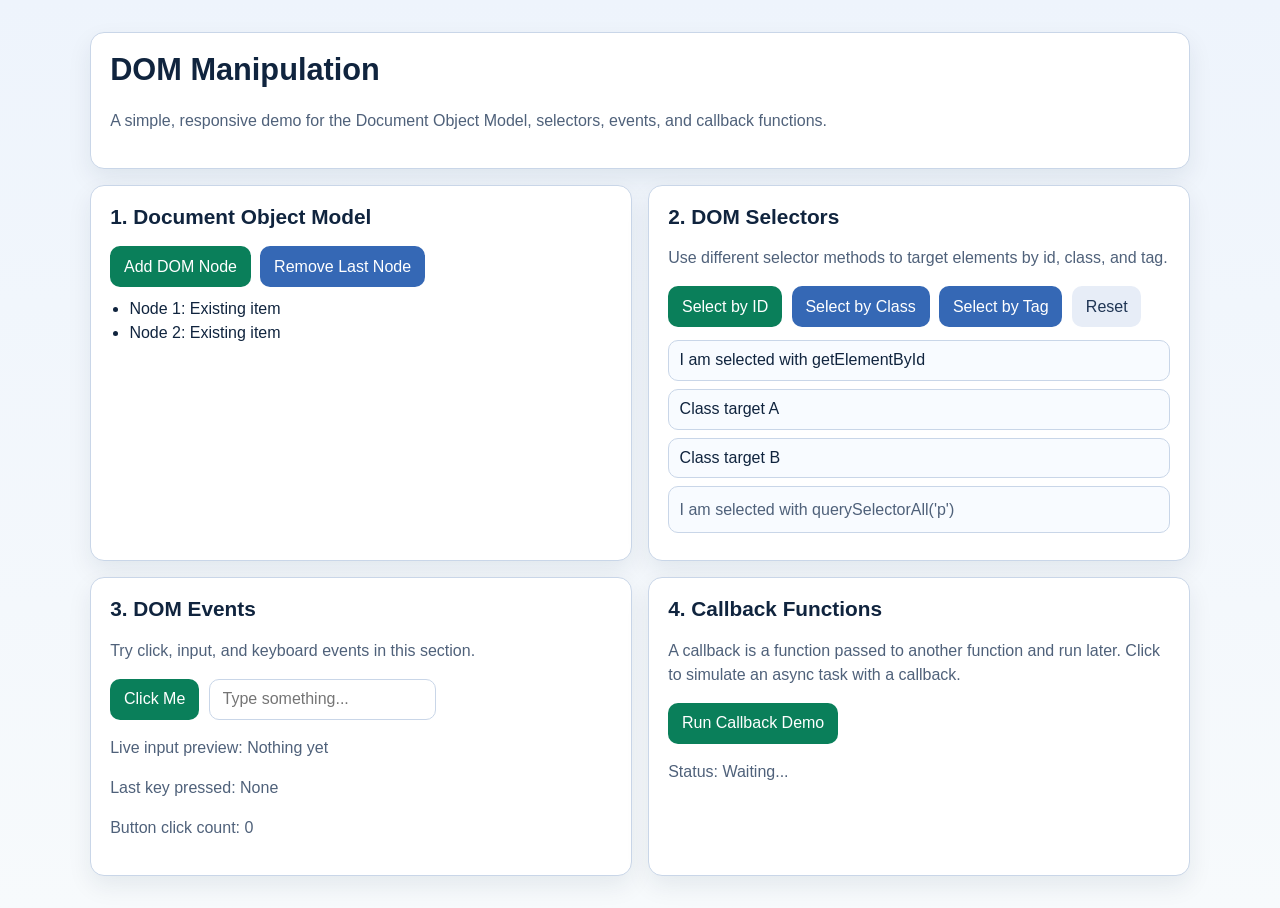
<file: DOM Manipulation/index.html>
<!doctype html>
<html lang="en">
  <head>
    <meta charset="UTF-8" />
    <meta name="viewport" content="width=device-width, initial-scale=1.0" />
    <title>DOM Manipulation Demo</title>
    <link rel="stylesheet" href="styles.css" />
  </head>
  <body>
    <main class="container">
      <header class="hero">
        <h1>DOM Manipulation</h1>
        <p>
          A simple, responsive demo for the Document Object Model, selectors,
          events, and callback functions.
        </p>
      </header>

      <section class="card" id="dom-model">
        <h2>1. Document Object Model</h2>
        <div class="controls">
          <button id="add-node">Add DOM Node</button>
          <button id="remove-node" class="secondary">Remove Last Node</button>
        </div>
        <ul id="dom-list" class="list">
          <li>Node 1: Existing item</li>
          <li>Node 2: Existing item</li>
        </ul>
      </section>

      <section class="card" id="selectors-demo">
        <h2>2. DOM Selectors</h2>
        <p>
          Use different selector methods to target elements by id, class, and
          tag.
        </p>
        <div class="controls wrap">
          <button id="select-id">Select by ID</button>
          <button id="select-class" class="secondary">Select by Class</button>
          <button id="select-tag" class="secondary">Select by Tag</button>
          <button id="reset-selectors" class="ghost">Reset</button>
        </div>
        <div class="selector-box" id="target-id">
          I am selected with getElementById
        </div>
        <div class="selector-box target-class">Class target A</div>
        <div class="selector-box target-class">Class target B</div>
        <p class="target-tag">I am selected with querySelectorAll('p')</p>
      </section>

      <section class="card" id="events-demo">
        <h2>3. DOM Events</h2>
        <p>Try click, input, and keyboard events in this section.</p>
        <div class="controls wrap">
          <button id="event-button">Click Me</button>
          <input id="live-input" type="text" placeholder="Type something..." />
        </div>
        <p id="input-preview">Live input preview: <span>Nothing yet</span></p>
        <p id="key-preview">Last key pressed: <span>None</span></p>
        <p id="click-count">Button click count: <span>0</span></p>
      </section>

      <section class="card" id="callbacks-demo">
        <h2>4. Callback Functions</h2>
        <p>
          A callback is a function passed to another function and run later.
          Click to simulate an async task with a callback.
        </p>
        <button id="run-callback">Run Callback Demo</button>
        <p id="callback-status">Status: Waiting...</p>
      </section>
    </main>

    <script src="script.js"></script>
  </body>
</html>
</file>
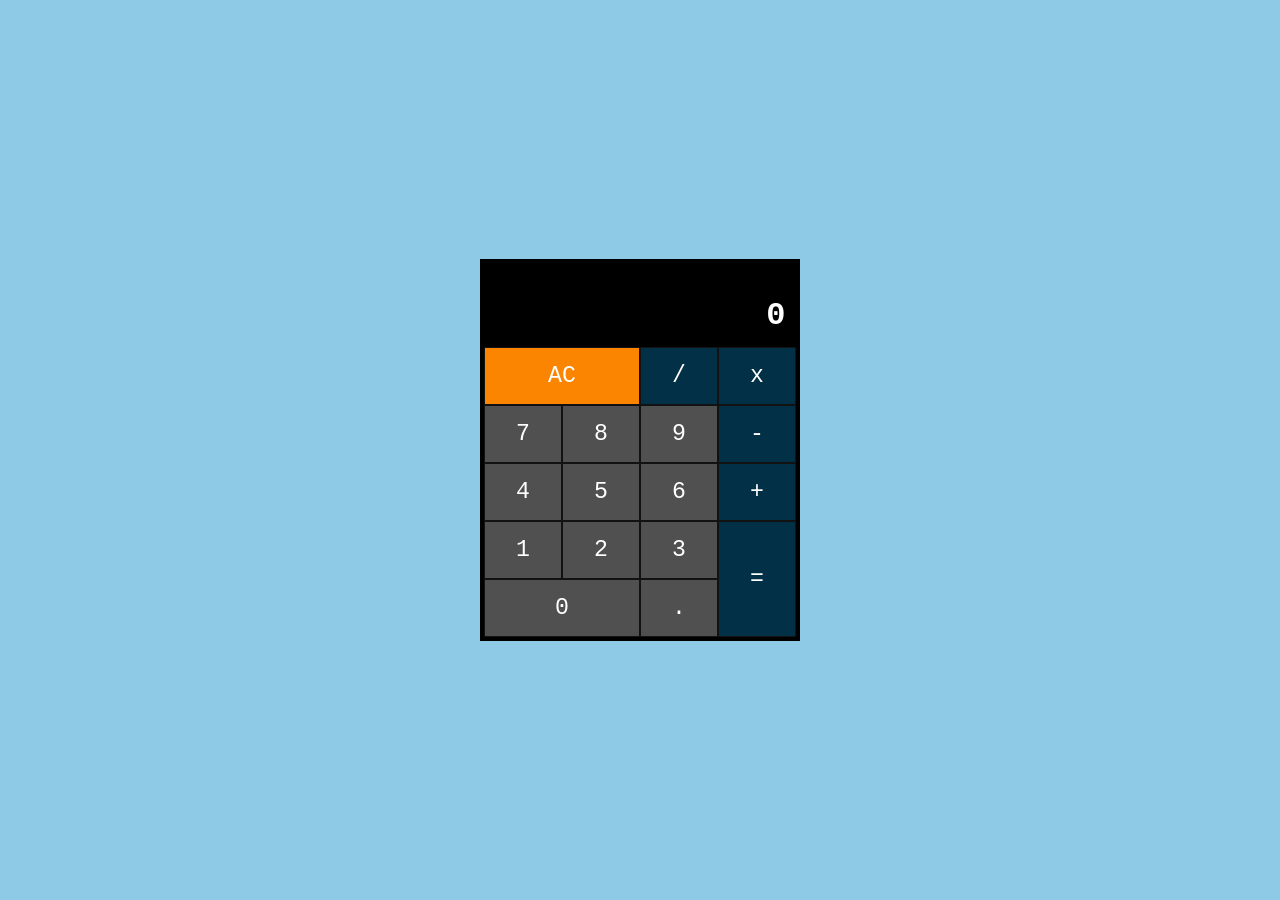
<file: hand-on task 2/JS Calculator/index.html>
<!DOCTYPE html>
<html lang="en">
<head>
  <meta charset="UTF-8" />
  <meta name="viewport" content="width=device-width, initial-scale=1.0" />
  <title>JS Calculator</title>
  <link rel="stylesheet" href="./styles.css" />
</head>
<body>
  <main class="page">
    <section class="calculator" aria-label="Calculator">
      <div class="screen">
        <div class="expression" id="expression"></div>
        <div class="result" id="display">0</div>
      </div>

      <div class="keys">
        <button class="key key-clear wide" data-action="clear">AC</button>
        <button class="key key-operator" data-action="operator" data-value="/">/</button>
        <button class="key key-operator" data-action="operator" data-value="*">x</button>

        <button class="key" data-action="number" data-value="7">7</button>
        <button class="key" data-action="number" data-value="8">8</button>
        <button class="key" data-action="number" data-value="9">9</button>
        <button class="key key-operator" data-action="operator" data-value="-">-</button>

        <button class="key" data-action="number" data-value="4">4</button>
        <button class="key" data-action="number" data-value="5">5</button>
        <button class="key" data-action="number" data-value="6">6</button>
        <button class="key key-operator" data-action="operator" data-value="+">+</button>

        <button class="key" data-action="number" data-value="1">1</button>
        <button class="key" data-action="number" data-value="2">2</button>
        <button class="key" data-action="number" data-value="3">3</button>
        <button class="key key-equals tall" data-action="equals">=</button>

        <button class="key wide" data-action="number" data-value="0">0</button>
        <button class="key" data-action="decimal" data-value=".">.</button>
      </div>
    </section>
  </main>

  <script src="./script.js"></script>
</body>
</html>
</file>
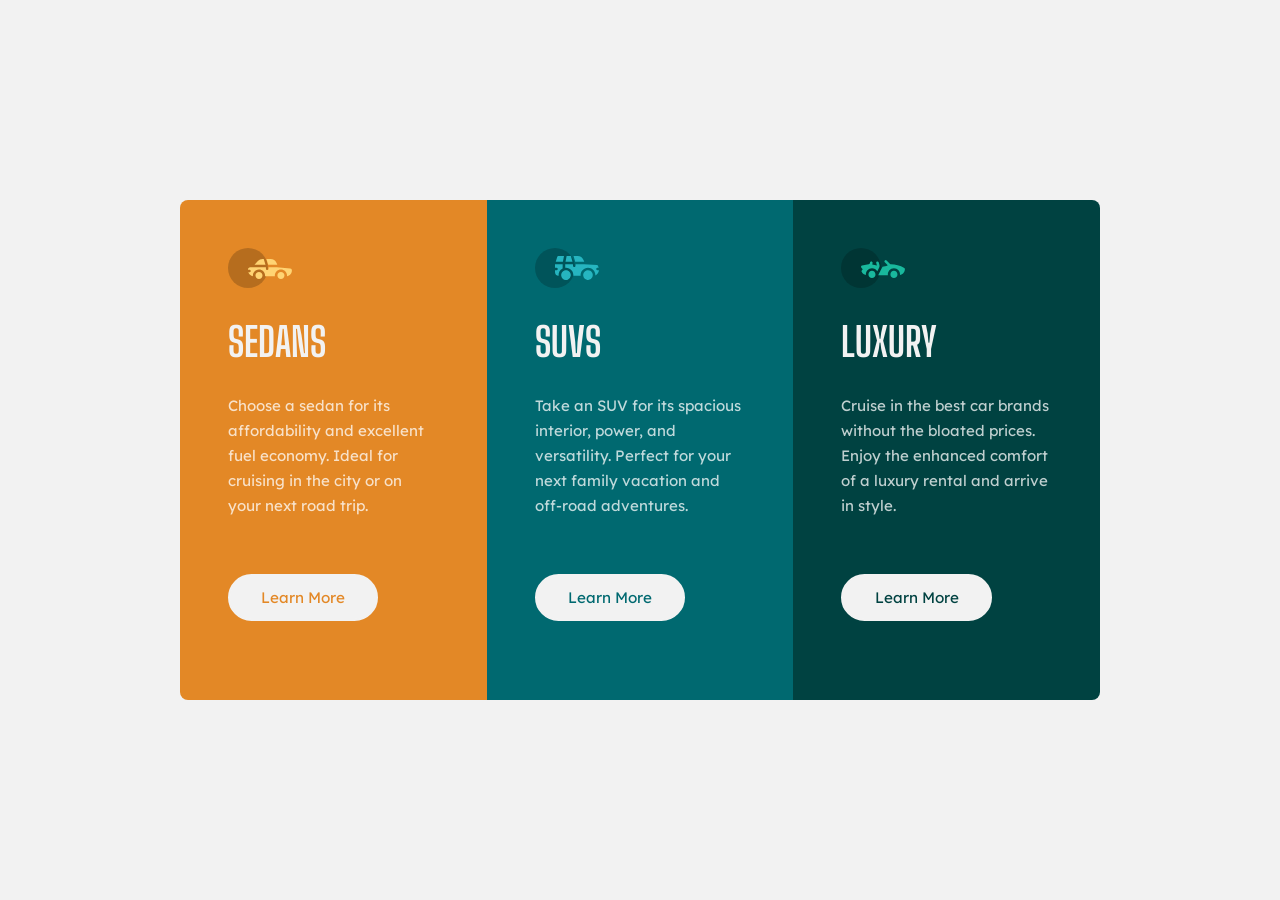
<file: hand-on task/3_column_card/index.html>
<!DOCTYPE html>
<html lang="en">
  <head>
    <meta charset="UTF-8" />
    <meta name="viewport" content="width=device-width, initial-scale=1.0" />
    <title>3-Column Preview Card</title>
    <link rel="preconnect" href="https://fonts.googleapis.com" />
    <link rel="preconnect" href="https://fonts.gstatic.com" crossorigin />
    <link
      href="https://fonts.googleapis.com/css2?family=Big+Shoulders+Display:wght@700&family=Lexend+Deca:wght@400&display=swap"
      rel="stylesheet"
    />
    <link rel="stylesheet" href="styles.css" />
  </head>
  <body>
    <main class="page">
      <section class="cards" aria-label="Vehicle category cards">
        <article class="card card--sedans">
          <img src="images/icon-sedans.svg" alt="Sedan icon" />
          <h2>Sedans</h2>
          <p>
            Choose a sedan for its affordability and excellent fuel economy.
            Ideal for cruising in the city or on your next road trip.
          </p>
          <a href="#" class="card__button">Learn More</a>
        </article>

        <article class="card card--suvs">
          <img src="images/icon-suvs.svg" alt="SUV icon" />
          <h2>SUVs</h2>
          <p>
            Take an SUV for its spacious interior, power, and versatility.
            Perfect for your next family vacation and off-road adventures.
          </p>
          <a href="#" class="card__button">Learn More</a>
        </article>

        <article class="card card--luxury">
          <img src="images/icon-luxury.svg" alt="Luxury car icon" />
          <h2>Luxury</h2>
          <p>
            Cruise in the best car brands without the bloated prices. Enjoy the
            enhanced comfort of a luxury rental and arrive in style.
          </p>
          <a href="#" class="card__button">Learn More</a>
        </article>
      </section>
    </main>
  </body>
</html>
</file>
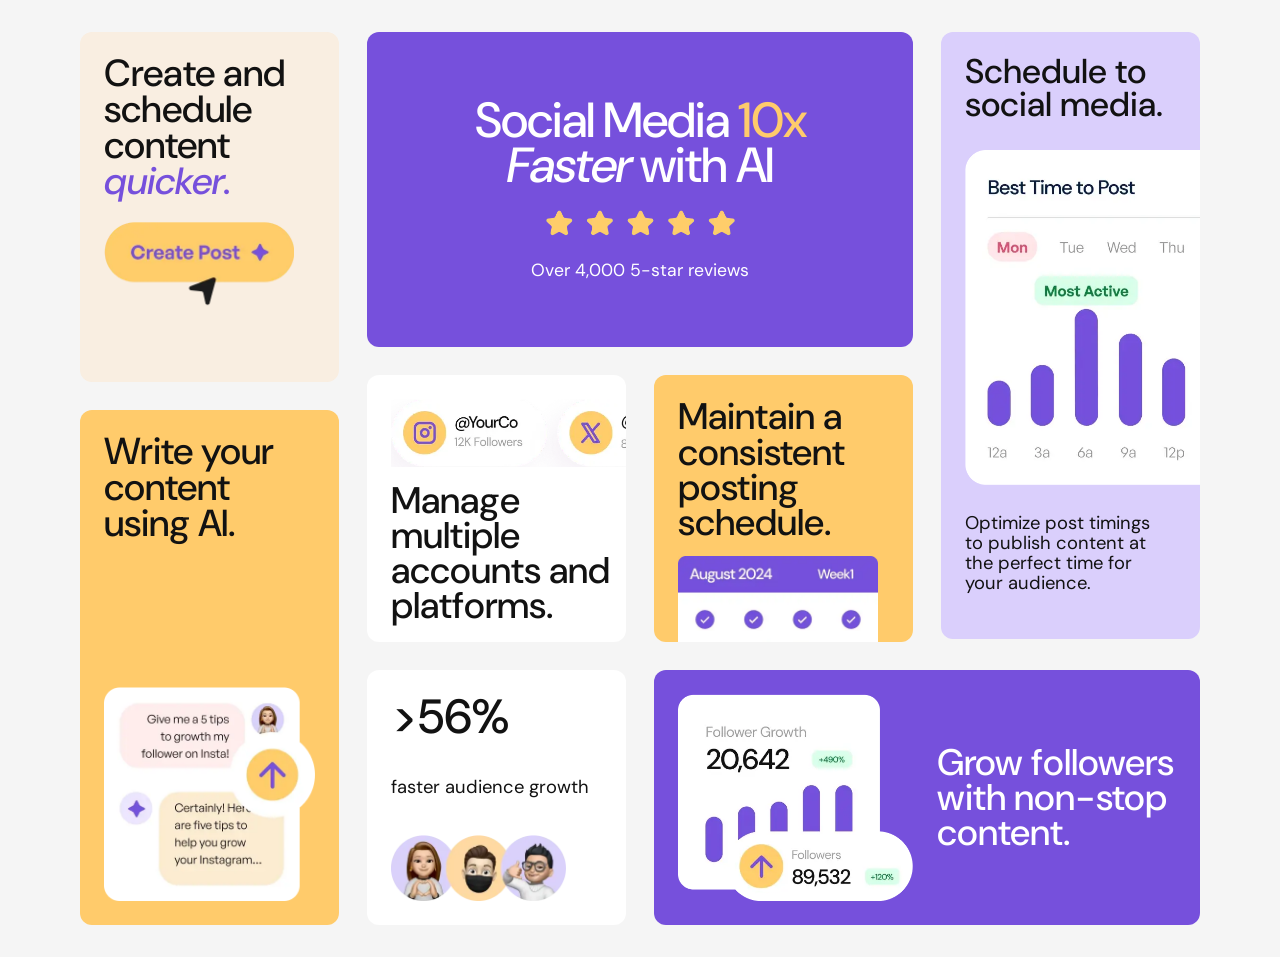
<file: hand-on task/bento_grid/index.html>
<!doctype html>
<html lang="en">
  <head>
    <meta charset="UTF-8" />
    <meta name="viewport" content="width=device-width, initial-scale=1.0" />
    <title>Bento Grid</title>
    <link rel="stylesheet" href="styles.css" />
  </head>
  <body>
    <main class="page">
      <section
        class="bento-grid"
        aria-label="Social media dashboard bento grid"
      >
        <article class="card card--create">
          <h2>
            Create and schedule content
            <em>quicker.</em>
          </h2>
          <img
            src="assets/images/illustration-create-post.webp"
            alt="Create post button illustration"
          />
        </article>

        <article class="card card--social">
          <h1>
            Social Media <span>10x</span><br />
            <em>Faster</em> with AI
          </h1>
          <img
            src="assets/images/illustration-five-stars.webp"
            alt="Five star rating"
          />
          <p>Over 4,000 5-star reviews</p>
        </article>

        <article class="card card--schedule">
          <h2>Schedule to <br />social media.</h2>
          <img
            src="assets/images/illustration-schedule-posts.webp"
            alt="Best time to post chart"
          />
          <p>
            Optimize post timings<br />
            to publish content at<br />
            the perfect time for<br />
            your audience.
          </p>
        </article>

        <article class="card card--write">
          <h2>Write your content using AI.</h2>
          <img
            src="assets/images/illustration-ai-content.webp"
            alt="AI content suggestion chat"
          />
        </article>

        <article class="card card--manage">
          <img
            src="assets/images/illustration-multiple-platforms.webp"
            alt="Multiple social platform accounts"
          />
          <h2>
            Manage<br />
            multiple<br />
            accounts and <br />platforms.
          </h2>
        </article>

        <article class="card card--maintain">
          <h2>Maintain a consistent posting schedule.</h2>
          <img
            src="assets/images/illustration-consistent-schedule.webp"
            alt="Weekly posting schedule"
          />
        </article>

        <article class="card card--audience">
          <h2>&gt;56%</h2>
          <p>faster audience growth</p>
          <img
            src="assets/images/illustration-audience-growth.webp"
            alt="Audience profile avatars"
          />
        </article>

        <article class="card card--grow">
          <img
            src="assets/images/illustration-grow-followers.webp"
            alt="Follower growth chart"
          />
          <h2>Grow followers with non-stop content.</h2>
        </article>
      </section>
    </main>
  </body>
</html>
</file>
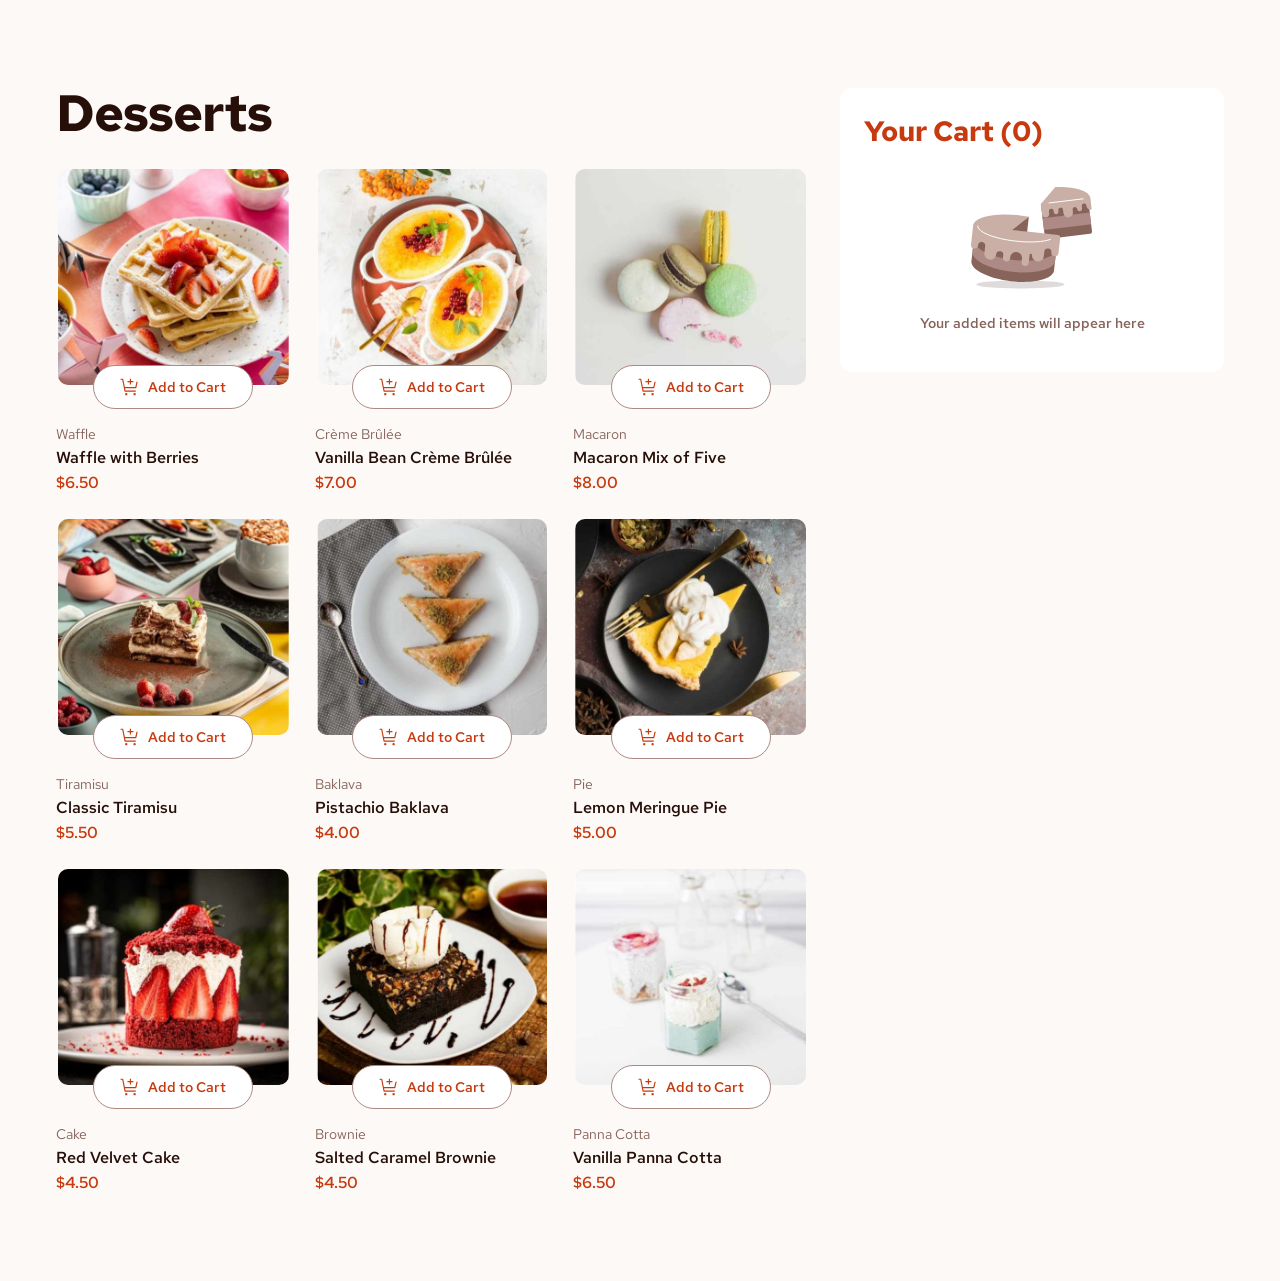
<file: hand-on task/product_list/index.html>
<!doctype html>
<html lang="en">
  <head>
    <meta charset="UTF-8" />
    <meta name="viewport" content="width=device-width, initial-scale=1.0" />
    <title>Product list with cart</title>
    <link rel="preconnect" href="https://fonts.googleapis.com" />
    <link rel="preconnect" href="https://fonts.gstatic.com" crossorigin />
    <link
      href="https://fonts.googleapis.com/css2?family=Red+Hat+Text:wght@400;500;600;700&display=swap"
      rel="stylesheet"
    />
    <link rel="stylesheet" href="styles.css" />
  </head>
  <body>
    <main class="page">
      <section class="products-section" aria-labelledby="products-title">
        <h1 id="products-title">Desserts</h1>
        <div id="product-grid" class="product-grid"></div>
      </section>

      <aside class="cart" aria-live="polite">
        <h2 id="cart-title">Your Cart (0)</h2>

        <div id="empty-cart" class="empty-cart">
          <img
            src="./assets/images/illustration-empty-cart.svg"
            alt=""
            aria-hidden="true"
          />
          <p>Your added items will appear here</p>
        </div>

        <div id="cart-content" class="cart-content" hidden>
          <ul id="cart-items" class="cart-items"></ul>
          <div class="order-total-row">
            <span>Order Total</span>
            <strong id="order-total">$0.00</strong>
          </div>
          <div class="carbon-note">
            <img
              src="./assets/images/icon-carbon-neutral.svg"
              alt=""
              aria-hidden="true"
            />
            <p>This is a <strong>carbon-neutral</strong> delivery</p>
          </div>
          <button id="confirm-order-btn" type="button" class="confirm-order">
            Confirm Order
          </button>
        </div>
      </aside>
    </main>

    <div id="modal-backdrop" class="modal-backdrop" hidden>
      <div
        class="modal"
        role="dialog"
        aria-modal="true"
        aria-labelledby="modal-title"
      >
        <button
          id="close-modal-btn"
          class="modal-close"
          type="button"
          aria-label="Close confirmation"
        >
          <img
            src="./assets/images/icon-remove-item.svg"
            alt=""
            aria-hidden="true"
          />
        </button>
        <img
          src="./assets/images/icon-order-confirmed.svg"
          alt=""
          aria-hidden="true"
        />
        <h2 id="modal-title">Order Confirmed</h2>
        <p>We hope you enjoy your food!</p>

        <div class="modal-order-box">
          <ul id="modal-items" class="modal-items"></ul>
          <div class="modal-total-row">
            <span>Order Total</span>
            <strong id="modal-total">$0.00</strong>
          </div>
        </div>

        <button id="start-new-order-btn" type="button" class="confirm-order">
          Start New Order
        </button>
      </div>
    </div>

    <script src="script.js"></script>
  </body>
</html>
</file>
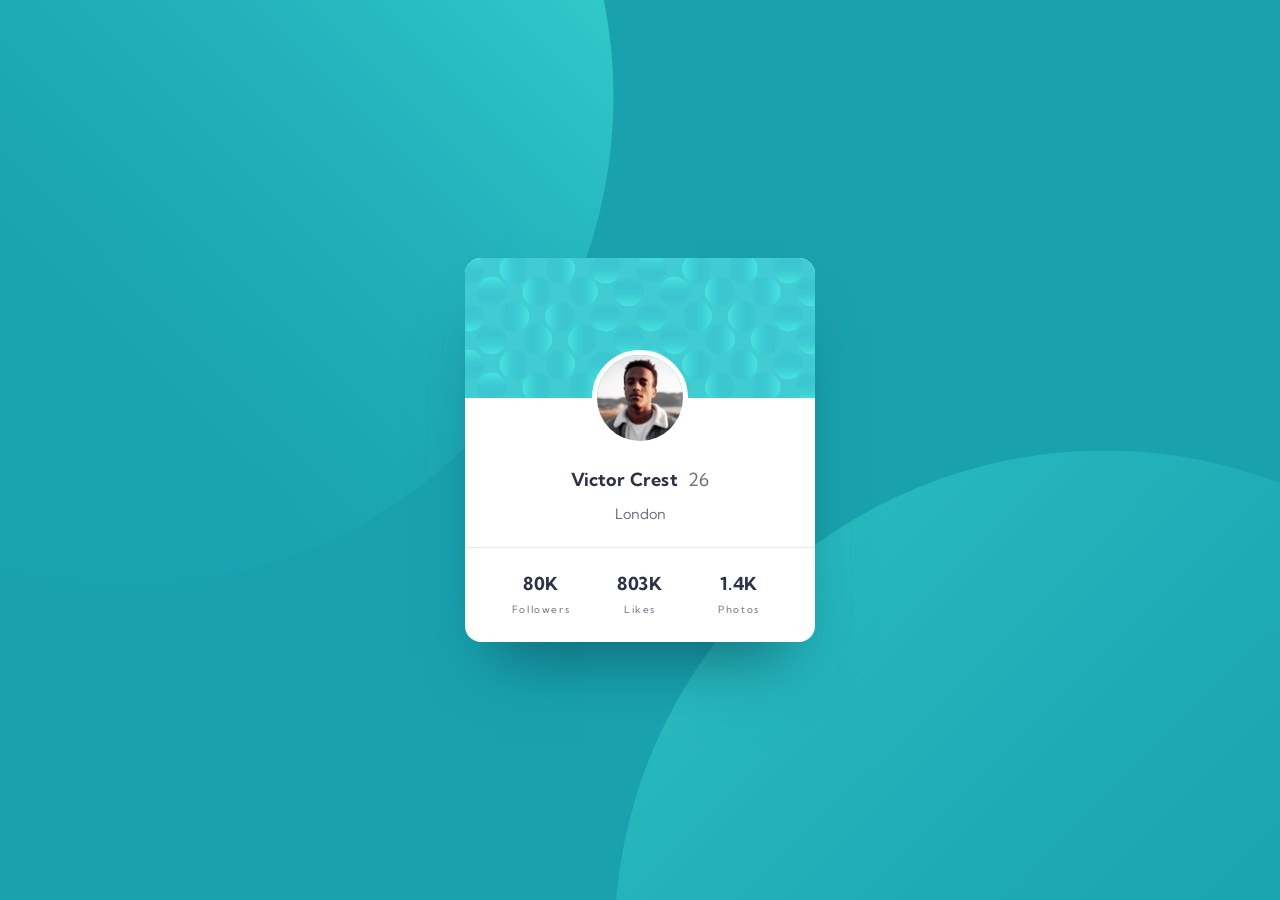
<file: hand-on task/profile_card/index.html>
<!DOCTYPE html>
<html lang="en">
  <head>
    <meta charset="UTF-8" />
    <meta name="viewport" content="width=device-width, initial-scale=1.0" />
    <title>Profile Card</title>
    <link rel="preconnect" href="https://fonts.googleapis.com" />
    <link rel="preconnect" href="https://fonts.gstatic.com" crossorigin />
    <link
      href="https://fonts.googleapis.com/css2?family=Kumbh+Sans:wght@400;700&display=swap"
      rel="stylesheet"
    />
    <link rel="stylesheet" href="styles.css" />
  </head>
  <body>
    <main class="page">
      <article class="profile-card">
        <div class="profile-card__cover"></div>

        <div class="profile-card__content">
          <img
            class="profile-card__avatar"
            src="images/image-victor.jpg"
            alt="Portrait of Victor Crest"
          />

          <h1 class="profile-card__name">
            Victor Crest <span>26</span>
          </h1>
          <p class="profile-card__location">London</p>
        </div>

        <ul class="profile-card__stats" aria-label="Profile statistics">
          <li>
            <strong>80K</strong>
            <span>Followers</span>
          </li>
          <li>
            <strong>803K</strong>
            <span>Likes</span>
          </li>
          <li>
            <strong>1.4K</strong>
            <span>Photos</span>
          </li>
        </ul>
      </article>
    </main>
  </body>
</html>
</file>
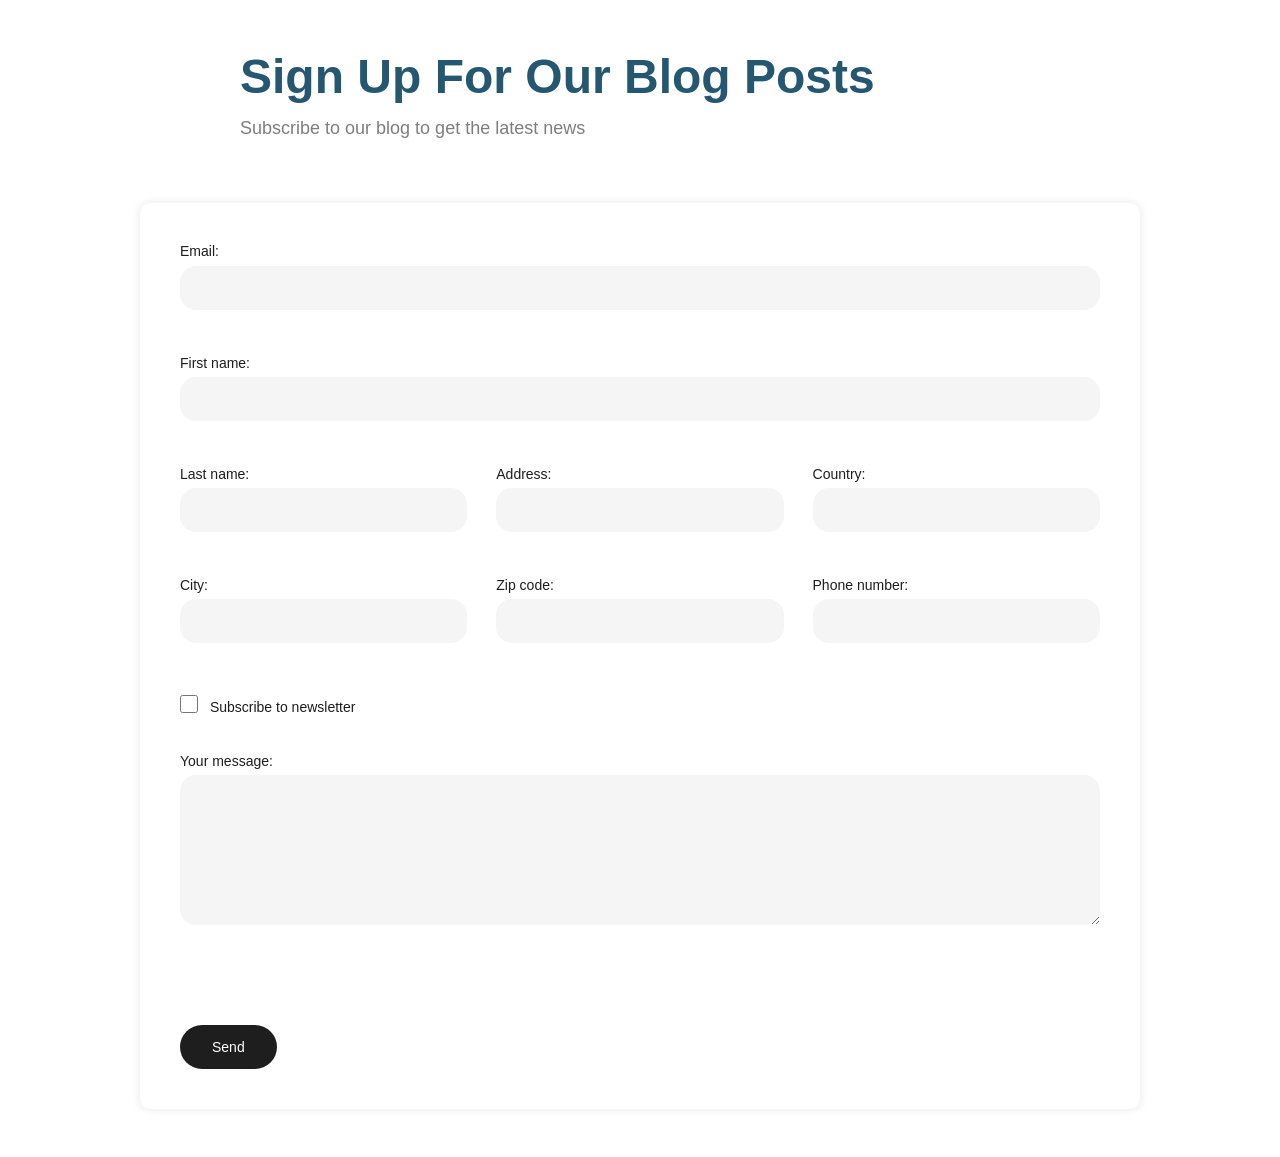
<file: Advance CSS3/blogs.html>
<!doctype html>
<html lang="en">
  <head>
    <meta charset="UTF-8" />
    <meta name="viewport" content="width=device-width, initial-scale=1.0" />
    <link rel="stylesheet" href="blog.css" />
    <link rel="stylesheet" href="styles.css" />
    <title>Sign Up For Blog Posts</title>
  </head>

  <body>
    <div class="blog-header">
      <h3>Sign Up For Our Blog Posts</h3>
      <p>Subscribe to our blog to get the latest news</p>
    </div>
    <div class="blog-form">
      <form action="https://formspree.io/f/xgokzvrg" method="POST">
        <label>
          Email:
          <input type="email" name="email" required /><br />
        </label>
        <label>
          First name:
          <input type="text" name="fname" required /><br />
        </label>
        <label>
          Last name:
          <input type="text" name="lname" required /><br />
        </label>
        <label>
          Address:
          <input type="text" name="address" required /><br />
        </label>
        <label>
          Country:
          <input type="text" name="country" required /><br />
        </label>
        <label>
          City:
          <input type="text" name="city" required /><br />
        </label>
        <label>
          Zip code:
          <input type="text" name="zip" required /><br />
        </label>

        <label>
          Phone number:
          <input type="tel" name="phone" required /><br />
        </label>
        <label class="checkbox">
          <input type="checkbox" name="subscribe" />
          Subscribe to newsletter </label
        ><br /><br />
        <label>
          Your message:
          <textarea name="message" required></textarea></label
        ><br />
        <button type="submit">Send</button>
      </form>
    </div>
  </body>
</html>
</file>
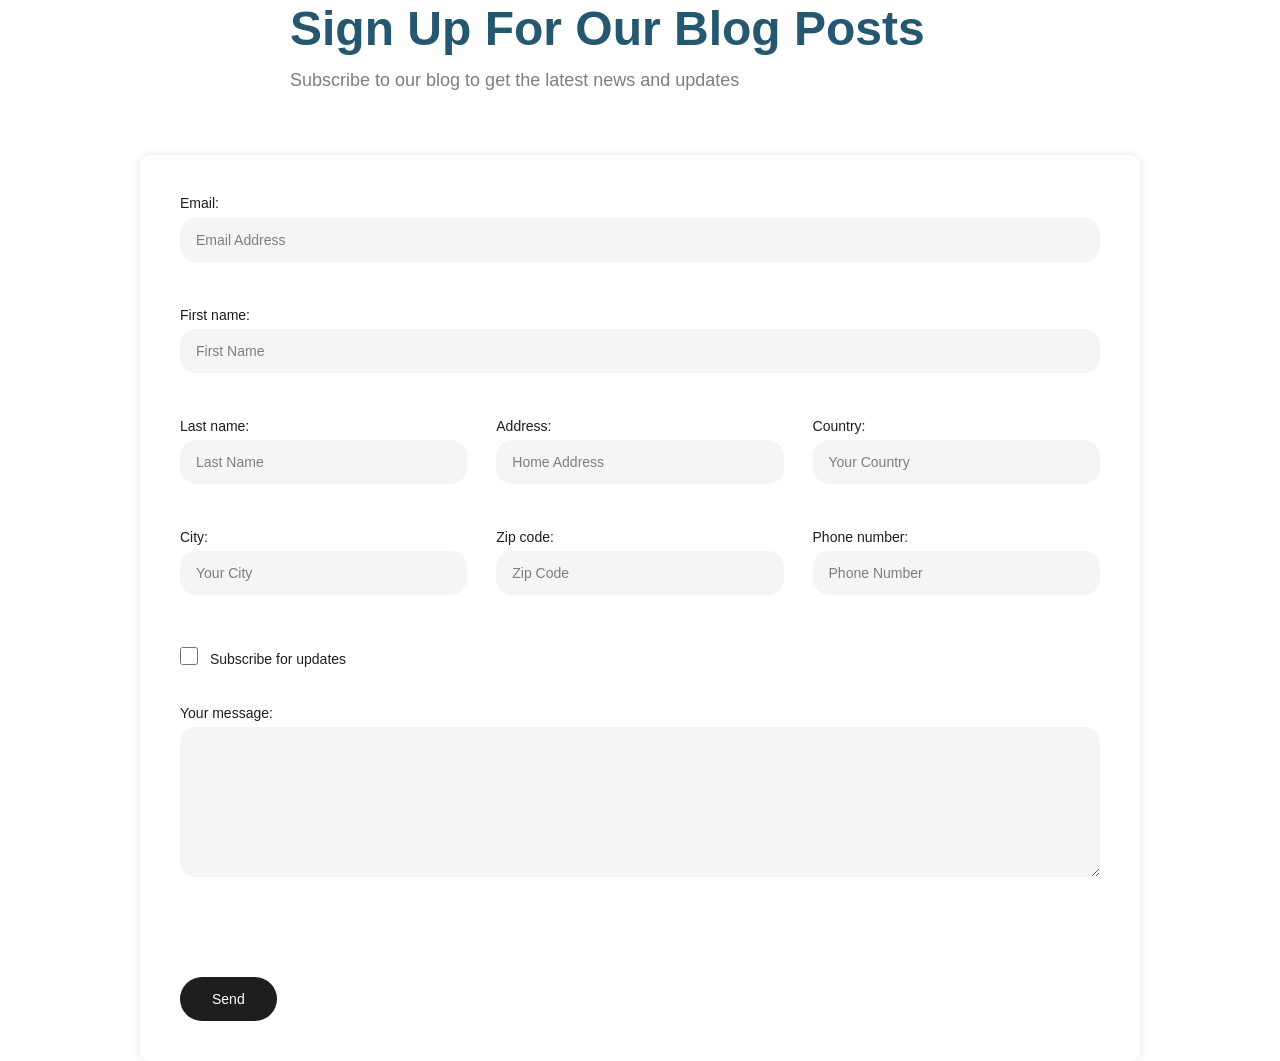
<file: CSS3/blogs.html>
<!doctype html>
<html lang="en">
  <head>
    <meta charset="UTF-8" />
    <meta name="viewport" content="width=device-width, initial-scale=1.0" />
    <link rel="stylesheet" href="blog.css" />
    <link rel="stylesheet" href="styles.css" />
    <title>Sign Up For Blog Posts</title>
  </head>
  <body>
    <div class="blog-header">
      <h3>Sign Up For Our Blog Posts</h3>
      <p>Subscribe to our blog to get the latest news and updates</p>
    </div>
    <div class="blog-form">
      <form action="https://formspree.io/f/xgokzvrg" method="POST">
        <label>
          Email:
          <input
            type="email"
            name="email"
            placeholder="Email Address"
            required
          /><br />
        </label>
        <label>
          First name:
          <input
            type="text"
            name="fname"
            placeholder="First Name"
            required
          /><br />
        </label>
        <label>
          Last name:
          <input
            type="text"
            name="lname"
            placeholder="Last Name"
            required
          /><br />
        </label>
        <label>
          Address:
          <input
            type="text"
            name="address"
            placeholder="Home Address"
            required
          /><br />
        </label>
        <label>
          Country:
          <input
            type="text"
            name="country"
            placeholder="Your Country"
            required
          /><br />
        </label>
        <label>
          City:
          <input
            type="text"
            name="city"
            placeholder="Your City"
            required
          /><br />
        </label>
        <label>
          Zip code:
          <input type="text" name="zip" placeholder="Zip Code" required /><br />
        </label>

        <label>
          Phone number:
          <input
            type="tel"
            name="phone"
            placeholder="Phone Number"
            required
          /><br />
        </label>
        <label class="checkbox">
          <input type="checkbox" name="subscribe" />
          Subscribe for updates
        </label>
        <br /><br />
        <label>
          Your message:
          <textarea name="message" required></textarea></label
        ><br />
        <button type="submit">Send</button>
      </form>
    </div>
  </body>
</html>
</file>
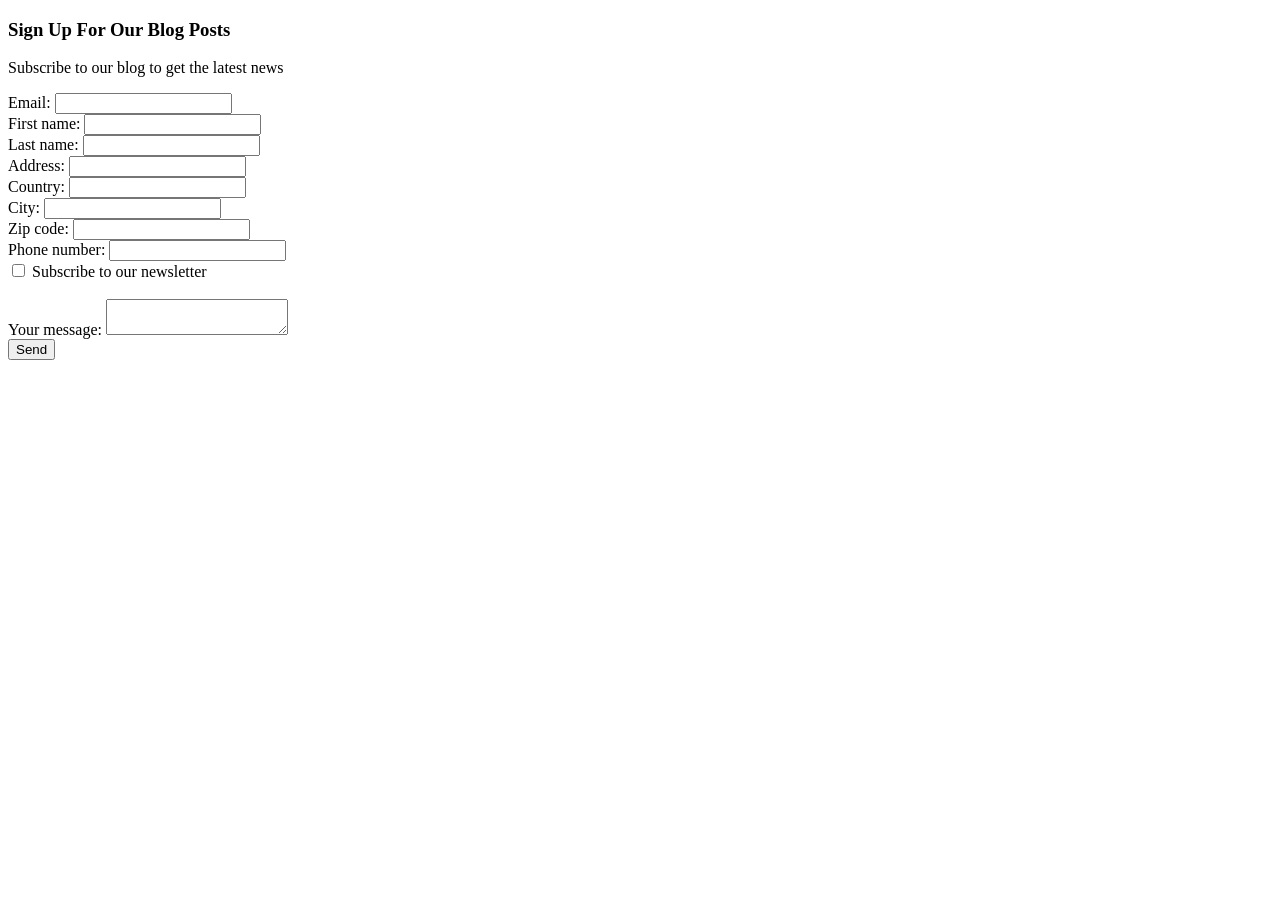
<file: Html Forms/blogs.html>
<!doctype html>
<html lang="en">
  <head>
    <meta charset="UTF-8" />
    <meta name="viewport" content="width=device-width, initial-scale=1.0" />
    <title>Sign Up For Blog Posts</title>
  </head>
  <body>
    <div class="blog-header">
      <h3>Sign Up For Our Blog Posts</h3>
      <p>Subscribe to our blog to get the latest news</p>
    </div>
    <div class="blog-form">
      <form action="https://formspree.io/f/xgokzvrg" method="POST">
        <label>
          Email:
          <input type="email" name="email" required /><br />
        </label>
        <label>
          First name:
          <input type="text" name="fname" required /><br />
        </label>
        <label>
          Last name:
          <input type="text" name="lname" required /><br />
        </label>
        <label>
          Address:
          <input type="text" name="address" required /><br />
        </label>
        <label>
          Country:
          <input type="text" name="country" required /><br />
        </label>
        <label>
          City:
          <input type="text" name="city" required /><br />
        </label>
        <label>
          Zip code:
          <input type="text" name="zip" required /><br />
        </label>

        <label>
          Phone number:
          <input type="tel" name="phone" required /><br />
        </label>
        <label>
          <input type="checkbox" name="subscribe" />
          Subscribe to our newsletter </label
        ><br /><br />
        <label>
          Your message:
          <textarea name="message" required></textarea></label
        ><br />
        <button type="submit">Send</button>
      </form>
    </div>
  </body>
</html>
</file>
<file: DOM Manipulation/styles.css>
:root {
  --bg: #f4f7fb;
  --surface: #ffffff;
  --text: #10243e;
  --muted: #4f617a;
  --primary: #0a7f5a;
  --primary-dark: #075e43;
  --secondary: #dbe7f7;
  --border: #c9d6e8;
  --highlight: #ffe59d;
  --radius: 14px;
  --shadow: 0 10px 24px rgba(16, 36, 62, 0.08);
}

* {
  box-sizing: border-box;
}

body {
  margin: 0;
  font-family: karla, sans-serif;
  background: linear-gradient(180deg, #eef4fc 0%, #f7fafc 100%);
  color: var(--text);
}

.container {
  width: min(1100px, 92vw);
  margin: 2rem auto;
  display: grid;
  grid-template-columns: repeat(2, minmax(0, 1fr));
  gap: 1rem;
}

.hero,
.card {
  background: var(--surface);
  border: 1px solid var(--border);
  border-radius: var(--radius);
  box-shadow: var(--shadow);
  padding: 1.2rem;
}

.hero {
  grid-column: 1 / -1;
}

h1,
h2 {
  margin-top: 0;
}

h1 {
  font-size: clamp(1.4rem, 2.4vw, 2rem);
}

h2 {
  font-size: clamp(1.1rem, 1.8vw, 1.3rem);
}

p {
  color: var(--muted);
  line-height: 1.5;
}

.controls {
  display: flex;
  gap: 0.6rem;
  margin: 0.8rem 0;
}

.controls.wrap {
  flex-wrap: wrap;
}

button,
input {
  border-radius: 10px;
  border: 1px solid transparent;
  padding: 0.65rem 0.8rem;
  font: inherit;
}

button {
  cursor: pointer;
  background: var(--primary);
  color: #fff;
  transition:
    transform 0.2s ease,
    background 0.2s ease;
}

button:hover {
  background: var(--primary-dark);
  transform: translateY(-1px);
}

button.secondary {
  background: #3568b5;
}

button.ghost {
  background: #e7edf7;
  color: #1f3554;
}

input {
  border-color: var(--border);
  min-width: 210px;
}

.list {
  margin: 0.7rem 0 0;
  padding-left: 1.2rem;
}

.list li {
  margin: 0.35rem 0;
}

.selector-box,
.target-tag {
  border: 1px solid var(--border);
  border-radius: 10px;
  padding: 0.65rem;
  margin: 0.5rem 0;
  background: #f8fbff;
}

.highlight {
  background: var(--highlight);
  border-color: #e3b526;
  color: #4a3710;
}

@media (max-width: 900px) {
  .container {
    grid-template-columns: 1fr;
  }
}

@media (max-width: 480px) {
  .container {
    width: 94vw;
    margin: 1rem auto;
  }

  .hero,
  .card {
    padding: 1rem;
  }

  button,
  input {
    width: 100%;
  }
}
</file>
<file: hand-on task 2/JS Calculator/styles.css>
:root {
  --primary-color: #fb8500;
  --secondary-color: #ffb703;
  --light-color: #8ecae6;
  --dark-color: #023047;
}

* {
  box-sizing: border-box;
}

body {
  margin: 0;
  min-height: 100vh;
  font-family: "Courier New", Courier, monospace;
  background: var(--light-color);
  color: #ffffff;
}

.page {
  min-height: 100vh;
  display: grid;
  place-items: center;
  padding: 1rem;
}

.calculator {
  width: min(92vw, 320px);
  border: 4px solid #000000;
  background: #202020;
}

.screen {
  min-height: 84px;
  background: #000000;
  color: #ffffff;
  display: flex;
  flex-direction: column;
  align-items: flex-end;
  justify-content: center;
  padding: 0.75rem 0.6rem;
  overflow: hidden;
}

.expression {
  width: 100%;
  min-height: 1.25rem;
  text-align: right;
  font-size: 0.95rem;
  color: #c9c9c9;
  letter-spacing: 0.5px;
  white-space: nowrap;
  overflow: hidden;
  text-overflow: ellipsis;
}

.result {
  width: 100%;
  text-align: right;
  font-size: 2rem;
  font-weight: 700;
  letter-spacing: 1px;
  white-space: nowrap;
  overflow: hidden;
  text-overflow: ellipsis;
}

.keys {
  display: grid;
  grid-template-columns: repeat(4, 1fr);
  grid-auto-rows: 58px;
}

.key {
  border: 1px solid #121212;
  background: #505050;
  color: #ffffff;
  font: inherit;
  font-size: 1.45rem;
  cursor: pointer;
}

.key:hover {
  filter: brightness(1.1);
}

.key:active {
  transform: scale(0.985);
}

.key:focus-visible {
  outline: 2px solid var(--primary-color);
  outline-offset: -2px;
}

.key-operator {
  background: var(--dark-color);
}

.key-clear {
  background: var(--primary-color);
}

.key-equals {
  background: var(--dark-color);
}

.wide {
  grid-column: span 2;
}

.tall {
  grid-row: span 2;
}
</file>
<file: hand-on task/3_column_card/styles.css>
:root {
  --gold-500: hsl(31, 77%, 52%);
  --cyan-800: hsl(184, 100%, 22%);
  --green-950: hsl(179, 100%, 13%);
  --white-75: hsla(0, 0%, 100%, 0.75);
  --gray-100: hsl(0, 0%, 95%);
}

* {
  box-sizing: border-box;
  margin: 0;
  padding: 0;
}

body {
  min-height: 100vh;
  background: var(--gray-100);
  font-family: "Lexend Deca", sans-serif;
  font-size: 0.9375rem;
  display: grid;
  place-items: center;
  padding: 5.5rem 1.5rem;
  overflow-x: hidden;
}

.page {
  width: min(920px, calc(100vw - 3rem));
}

.cards {
  display: grid;
  grid-template-columns: repeat(3, minmax(0, 1fr));
  border-radius: 0.5rem;
  overflow: hidden;
}

.card {
  padding: 3rem;
  display: grid;
  align-content: start;
  min-height: 500px;
}

.card--sedans {
  background: var(--gold-500);
}

.card--suvs {
  background: var(--cyan-800);
}

.card--luxury {
  background: var(--green-950);
}

.card img {
  width: 64px;
}

.card h2 {
  font-family: "Big Shoulders Display", cursive;
  text-transform: uppercase;
  color: var(--gray-100);
  font-size: 2.5rem;
  line-height: 1;
  margin-top: 2.1rem;
}

.card p {
  color: var(--white-75);
  font-size: 0.94rem;
  line-height: 1.67;
  margin: 1.95rem 0rem 3.5rem 0rem;
}

.card__button {
  justify-self: start;
  margin-top: auto;
  text-decoration: none;
  background: var(--gray-100);
  border: 2px solid var(--gray-100);
  border-radius: 2rem;
  font-size: 0.95rem;
  font-family: inherit;
  padding: 0.75rem 1.95rem;
  transition:
    background-color 0.2s ease,
    color 0.2s ease;
}

.card--sedans .card__button {
  color: var(--gold-500);
}

.card--suvs .card__button {
  color: var(--cyan-800);
}

.card--luxury .card__button {
  color: var(--green-950);
}

.card__button:hover,
.card__button:focus-visible,
.card__button:active {
  background: transparent;
  color: var(--gray-100);
  outline: none;
}

@media (max-width: 860px) {
  body {
    place-items: start center;
    padding: 5.5rem 1.5rem;
  }

  .page {
    width: min(327px, calc(100vw - 3rem));
  }

  .cards {
    grid-template-columns: 1fr;
  }

  .card {
    min-height: inherit;
    padding: 3rem 3rem 3rem 3rem;
  }

  .card p {
    margin: 1.75rem 0rem 0rem 0rem;
  }

  .card__button {
    margin-top: 1.65rem;
  }
}
</file>
<file: hand-on task/bento_grid/styles.css>
@font-face {
  font-family: "DM Sans";
  src: url("assets/fonts/DMSans-VariableFont_opsz,wght.ttf") format("truetype");
  font-weight: 100 900;
  font-style: normal;
}

@font-face {
  font-family: "DM Sans";
  src: url("assets/fonts/DMSans-Italic-VariableFont_opsz,wght.ttf")
    format("truetype");
  font-weight: 100 900;
  font-style: italic;
}

:root {
  --purple-100: hsl(254, 88%, 90%);
  --purple-500: hsl(256, 67%, 59%);
  --yellow-100: hsl(31, 66%, 93%);
  --yellow-500: hsl(39, 100%, 71%);
  --white: hsl(0, 0%, 100%);
  --black: hsl(0, 0%, 7%);
  --page-bg: hsl(0, 0%, 96%);
}

* {
  box-sizing: border-box;
  margin: 0;
  padding: 0;
}

img {
  display: block;
  max-width: 100%;
}

body {
  min-height: 100vh;
  background: var(--page-bg);
  font-family: "DM Sans", sans-serif;
  color: var(--black);
}

.page {
  width: min(1120px, 100% - 2rem);
  margin-inline: auto;
  padding-block: 2rem;
}

.bento-grid {
  display: grid;
  grid-template-columns: repeat(4, minmax(0, 1fr));
  gap: 1.75rem;
  grid-template-areas:
    "create social social schedule"
    "write manage maintain schedule"
    "write audience grow grow";
}

.card {
  border-radius: 0.75rem;
  padding: 1.5rem;
  overflow: hidden;
}

.card h1,
.card h2 {
  font-weight: 500;
  line-height: 0.95;
}

.card--create {
  grid-area: create;
  background: var(--yellow-100);
  display: grid;
  align-content: center;
  gap: 1.4rem;
  padding-bottom: 70px;
}

.card--create h2 {
  font-size: clamp(2rem, 1.4rem + 1.2vw, 2.45rem);
}

.card--create em {
  color: var(--purple-500);
  font-style: italic;
}

.card--create img {
  width: 190px;
}

.card--social {
  grid-area: social;
  background: var(--purple-500);
  color: var(--white);
  text-align: center;
  display: grid;
  place-content: center;
  gap: 1.2rem;
  height: 90%;
}

.card--social h1 {
  font-size: clamp(2.2rem, 1.8rem + 1.6vw, 4rem);
  line-height: 0.92;
  letter-spacing: -1px;
}

.card--social span {
  color: var(--yellow-500);
}

.card--social em {
  font-style: italic;
}

.card--social img {
  width: min(195px, 70%);
  margin-inline: auto;
}

.card--social p {
  font-size: 1.1rem;
}

.card--schedule {
  grid-area: schedule;
  background: var(--purple-100);
  display: grid;
  /* grid-template-rows: auto 1fr auto; */
  gap: 0.5rem;
  height: 90%;
}

.card--schedule h2 {
  font-size: clamp(1.75rem, 1.5rem + 0.8vw, 2.2rem);
}

.card--schedule img {
  width: 375px;
  max-width: none;
}

.card--schedule p {
  font-size: 1.15rem;
  line-height: 1.08;
}

.card--write {
  grid-area: write;
  background: var(--yellow-500);
  display: grid;
  align-content: space-between;
  gap: 1rem;
}

.card--write h2 {
  font-size: clamp(2rem, 1.55rem + 1vw, 2.7rem);
}

.card--write img {
  width: 220px;
  margin-top: auto;
}

.card--manage {
  grid-area: manage;
  background: var(--white);
  display: grid;
  gap: 1rem;
  height: 90%;
  margin-top: -35px;
}

.card--manage img {
  width: 320px;
  max-width: none;
}

.card--manage h2 {
  font-size: clamp(2rem, 1.35rem + 1.2vw, 2.45rem);
}

.card--maintain {
  position: relative;
  overflow: hidden;
  grid-area: maintain;
  background: var(--yellow-500);
  padding-bottom: 0;
  display: grid;
  gap: 1rem;
  height: 90%;
  margin-top: -35px;
}

.card--maintain h2 {
  font-size: clamp(2rem, 1.35rem + 1.2vw, 2.45rem);
}

.card--maintain img {
  width: 200px;
  height: auto;
}

.card--audience {
  grid-area: audience;
  background: var(--white);
  display: grid;
  align-content: space-between;
  gap: 0.9rem;
  margin-top: -65px;
}

.card--audience h2 {
  font-size: clamp(3rem, 2.2rem + 1vw, 4rem);
}

.card--audience p {
  font-size: 1.15rem;
}

.card--audience img {
  width: 175px;
}

.card--grow {
  grid-area: grow;
  background: var(--purple-500);
  color: var(--white);
  display: grid;
  grid-template-columns: 1fr 1fr;
  align-items: center;
  gap: 0.5rem 1.25rem;
  margin-top: -65px;
}

.card--grow img {
  width: 235px;
}

.card--grow h2 {
  font-size: clamp(2rem, 1.35rem + 1.2vw, 2.45rem);
}

@media (max-width: 980px) {
  .bento-grid {
    grid-template-columns: repeat(2, minmax(0, 1fr));
    grid-template-areas:
      "social social"
      "manage maintain"
      "schedule schedule"
      "grow grow"
      "audience create"
      "write write";
  }

  .card--create {
    padding-bottom: 1.5rem;
  }

  .card--social,
  .card--schedule,
  .card--manage,
  .card--maintain {
    height: auto;
  }

  .card--manage,
  .card--maintain,
  .card--audience,
  .card--grow {
    margin-top: 0;
  }

  .card--schedule {
    gap: 1.5rem;
  }

  .card--schedule h2 br,
  .card--schedule p br,
  .card--manage h2 br {
    display: none;
  }

  .card--schedule img,
  .card--manage img {
    max-width: 100%;
    width: 100%;
  }

  .card--grow {
    grid-template-columns: 1fr;
    text-align: center;
  }

  .card--grow img {
    margin-inline: auto;
  }
}

@media (max-width: 640px) {
  .page {
    width: min(375px, 100% - 2rem);
    padding-block: 2rem;
  }

  .bento-grid {
    grid-template-columns: 1fr;
    gap: 1.5rem;
    grid-template-areas:
      "social"
      "manage"
      "maintain"
      "schedule"
      "grow"
      "audience"
      "create"
      "write";
  }

  .card {
    padding: 1.25rem;
  }

  .card--social {
    padding-block: 2.5rem;
    height: auto;
  }

  .card--social h1 {
    font-size: 2.9rem;
  }

  .card--manage img {
    width: 290px;
  }

  .card--maintain {
    padding-bottom: 0;
  }

  .card--maintain img {
    width: 220px;
  }

  .card--schedule {
    text-align: center;
  }

  .card--schedule img {
    width: 100%;
    max-width: 295px;
    margin-inline: auto;
  }

  .card--schedule p {
    max-width: 260px;
    margin-inline: auto;
    line-height: 1.1;
  }

  .card--grow {
    text-align: center;
    gap: 1.25rem;
    padding: 1.5rem;
  }

  .card--grow img {
    width: 230px;
  }

  .card--grow h2 {
    max-width: 12ch;
    margin-inline: auto;
  }

  .card--create h2,
  .card--write h2 {
    font-size: 2.05rem;
  }
}
</file>
<file: hand-on task/product_list/styles.css>
@font-face {
  font-family: "Red Hat Text";
  src: url("./assets/fonts/static/RedHatText-Regular.ttf") format("truetype");
  font-style: normal;
  font-weight: 400;
  font-display: swap;
}

@font-face {
  font-family: "Red Hat Text";
  src: url("./assets/fonts/static/RedHatText-SemiBold.ttf") format("truetype");
  font-style: normal;
  font-weight: 600;
  font-display: swap;
}

@font-face {
  font-family: "Red Hat Text";
  src: url("./assets/fonts/static/RedHatText-Bold.ttf") format("truetype");
  font-style: normal;
  font-weight: 700;
  font-display: swap;
}

:root {
  --red: hsl(14, 86%, 42%);
  --green: hsl(159, 69%, 38%);
  --rose-50: hsl(20, 50%, 98%);
  --rose-100: hsl(13, 31%, 94%);
  --rose-300: hsl(14, 25%, 72%);
  --rose-400: hsl(7, 20%, 60%);
  --rose-500: hsl(12, 20%, 44%);
  --rose-900: hsl(14, 65%, 9%);
}

* {
  box-sizing: border-box;
}

[hidden] {
  display: none !important;
}

body {
  margin: 0;
  min-height: 100vh;
  font-family: "Red Hat Text", sans-serif;
  background: var(--rose-50);
  color: var(--rose-900);
}

button {
  font: inherit;
}

.page {
  max-width: 1216px;
  margin: 88px auto;
  padding: 0 24px;
  display: grid;
  grid-template-columns: minmax(0, 1fr) 384px;
  align-items: start;
  gap: 32px;
}

.products-section h1 {
  margin: 0 0 28px;
  font-size: clamp(2.5rem, 4vw, 3.5rem);
  line-height: 1;
  letter-spacing: -0.02em;
}

.product-grid {
  display: grid;
  gap: 24px;
  grid-template-columns: repeat(3, minmax(0, 1fr));
}

.product-card {
  min-width: 0;
}

.product-media {
  position: relative;
  margin-bottom: 38px;
}

.product-media picture,
.product-media > picture > img {
  display: block;
}

.product-media > picture > img {
  width: 100%;
  height: 220px;
  object-fit: cover;
  border-radius: 12px;
  border: 2px solid transparent;
}

.product-card.in-cart .product-media > picture > img {
  border-color: var(--red);
}

.add-cart,
.qty-control {
  position: absolute;
  left: 50%;
  bottom: -22px;
  transform: translateX(-50%);
  height: 44px;
  border-radius: 999px;
  border: 1px solid var(--rose-400);
}

.add-cart {
  display: inline-flex;
  align-items: center;
  justify-content: center;
  gap: 8px;
  width: 160px;
  font-size: 0.875rem;
  font-weight: 600;
  color: var(--red);
  background: #fff;
  cursor: pointer;
}

.add-cart img {
  width: 20px;
  height: 20px;
  flex-shrink: 0;
}

.add-cart:hover,
.add-cart:focus-visible {
  color: var(--red);
  border-color: var(--red);
}

.qty-control {
  width: 160px;
  display: flex;
  align-items: center;
  justify-content: space-between;
  padding: 0 12px;
  border-color: var(--red);
  background: var(--red);
  color: #fff;
}

.qty-control button {
  width: 20px;
  height: 20px;
  border: 1px solid #fff;
  border-radius: 50%;
  display: inline-flex;
  align-items: center;
  justify-content: center;
  background: transparent;
  cursor: pointer;
  color: #fff;
  font-weight: 700;
  font-size: 0;
  line-height: 0;
  padding-top: 5px;
}

.qty-control button:hover,
.qty-control button:focus-visible {
  background: #fff;
  color: var(--red);
}

.qty-control .decrease::before,
.qty-control .increase::before {
  display: block;
  font-size: 0.95rem;
  line-height: 1;
  transform: translateY(-0.5px);
}

.qty-control .decrease::before {
  content: "\2212";
}

.qty-control .increase::before {
  content: "+";
}

.qty-value {
  font-weight: 600;
  font-size: 0.9rem;
}

.product-category {
  margin: 0 0 4px;
  color: var(--rose-500);
  font-size: 0.875rem;
}

.product-name {
  margin: 0 0 4px;
  font-size: 1rem;
  font-weight: 600;
}

.product-price {
  margin: 0;
  color: var(--red);
  font-size: 1rem;
  font-weight: 600;
}

.cart {
  background: #fff;
  border-radius: 12px;
  padding: 24px;
}

.cart h2 {
  margin: 0 0 24px;
  color: var(--red);
  font-size: 1.75rem;
  font-weight: 700;
}

.empty-cart {
  display: grid;
  place-items: center;
  gap: 12px;
  padding-bottom: 16px;
}

.empty-cart p {
  margin: 0;
  color: var(--rose-500);
  font-size: 0.875rem;
  font-weight: 600;
}

.cart-items {
  margin: 0;
  padding: 0;
  list-style: none;
}

.cart-item {
  display: flex;
  justify-content: space-between;
  align-items: center;
  gap: 12px;
  padding: 0 0 16px;
  margin: 0 0 16px;
  border-bottom: 1px solid var(--rose-100);
}

.cart-item-main {
  display: flex;
  align-items: center;
  gap: 12px;
  min-width: 0;
}

.cart-item-main img {
  width: 44px;
  height: 44px;
  border-radius: 6px;
  object-fit: cover;
  flex-shrink: 0;
}

.cart-item-details {
  min-width: 0;
}

.cart-item h3 {
  margin: 0 0 8px;
  font-size: 0.94rem;
}

.cart-meta {
  display: flex;
  align-items: center;
  gap: 8px;
  font-size: 0.94rem;
}

.cart-qty {
  color: var(--red);
  font-weight: 600;
}

.cart-unit {
  color: var(--rose-500);
}

.cart-subtotal {
  color: var(--rose-500);
  font-weight: 600;
}

.remove-item {
  width: 20px;
  height: 20px;
  border: 1px solid var(--rose-400);
  border-radius: 50%;
  background: transparent;
  display: inline-flex;
  align-items: center;
  justify-content: center;
  cursor: pointer;
  flex-shrink: 0;
}

.remove-item img {
  width: 10px;
  height: 10px;
}

.remove-item:hover,
.remove-item:focus-visible {
  border-color: var(--rose-900);
}

.order-total-row,
.modal-total-row {
  display: flex;
  justify-content: space-between;
  align-items: center;
}

.order-total-row {
  margin: 24px 0;
}

.order-total-row span,
.modal-total-row span {
  font-size: 0.94rem;
}

.order-total-row strong,
.modal-total-row strong {
  font-size: 2rem;
  line-height: 1;
}

.carbon-note {
  display: flex;
  align-items: center;
  justify-content: center;
  gap: 8px;
  background: var(--rose-50);
  border-radius: 8px;
  padding: 16px;
  margin-bottom: 24px;
}

.carbon-note p {
  margin: 0;
  font-size: 0.94rem;
}

.confirm-order {
  width: 100%;
  height: 52px;
  border: 0;
  border-radius: 999px;
  background: var(--red);
  color: #fff;
  font-size: 1rem;
  font-weight: 600;
  cursor: pointer;
}

.confirm-order:hover,
.confirm-order:focus-visible {
  background: hsl(14, 86%, 35%);
}

.modal-backdrop {
  position: fixed;
  inset: 0;
  background: rgb(0 0 0 / 0.45);
  display: grid;
  place-items: center;
  padding: 24px;
  z-index: 50;
}

.modal {
  position: relative;
  background: #fff;
  width: min(592px, 100%);
  border-radius: 12px;
  padding: 40px;
}

.modal-close {
  position: absolute;
  top: 16px;
  right: 16px;
  width: 32px;
  height: 32px;
  border: 1px solid var(--rose-300);
  border-radius: 50%;
  background: #fff;
  display: inline-flex;
  align-items: center;
  justify-content: center;
  cursor: pointer;
}

.modal-close img {
  width: 12px;
  height: 12px;
}

.modal-close:hover,
.modal-close:focus-visible {
  border-color: var(--rose-900);
}

.modal > img {
  width: 48px;
  height: 48px;
}

.modal h2 {
  margin: 24px 0 8px;
  font-size: 2.5rem;
  line-height: 1;
}

.modal > p {
  margin: 0;
  color: var(--rose-500);
}

.modal-order-box {
  background: var(--rose-50);
  border-radius: 8px;
  padding: 24px;
  margin: 28px 0 32px;
}

.modal-items {
  margin: 0 0 24px;
  padding: 0;
  list-style: none;
}

.modal-item {
  display: flex;
  align-items: center;
  justify-content: space-between;
  gap: 8px;
  padding: 0 0 16px;
  margin: 0 0 16px;
  border-bottom: 1px solid var(--rose-100);
}

.modal-item-info {
  display: flex;
  gap: 16px;
  align-items: center;
}

.modal-item-info img {
  width: 48px;
  height: 48px;
  border-radius: 4px;
  object-fit: cover;
}

.modal-item h3 {
  margin: 0 0 8px;
  font-size: 0.875rem;
}

.modal-item-meta {
  display: flex;
  align-items: center;
  gap: 8px;
  font-size: 0.875rem;
}

.modal-item-total {
  font-weight: 600;
}

@media (max-width: 1050px) {
  .page {
    margin: 24px auto;
    grid-template-columns: 1fr;
    gap: 32px;
  }

  .product-grid {
    grid-template-columns: repeat(2, minmax(0, 1fr));
  }

  .product-media > picture > img {
    height: 200px;
  }

  .cart {
    max-width: 640px;
  }
}

@media (max-width: 760px) {
  .page {
    padding: 24px;
    margin: 0;
    gap: 24px;
  }

  .products-section h1 {
    margin-bottom: 24px;
    font-size: 2.5rem;
  }

  .product-grid {
    grid-template-columns: 1fr;
    gap: 26px;
  }

  .product-media > picture > img {
    height: auto;
    object-fit: initial;
  }

  .product-media {
    margin-bottom: 34px;
  }

  .cart {
    width: 100%;
    padding: 24px;
  }

  .modal-backdrop {
    align-items: end;
    padding: 0;
  }

  .modal {
    border-radius: 12px 12px 0 0;
    width: 100%;
    padding: 32px 24px 24px;
  }

  .modal h2 {
    font-size: 2.5rem;
  }
}
</file>
<file: hand-on task/profile_card/styles.css>
:root {
  --cyan-600: hsl(185, 75%, 39%);
  --navy-950: hsl(229, 23%, 23%);
  --gray-500: hsl(227, 10%, 46%);
  --gray-100: hsl(225, 10%, 92%);
  --white: hsl(0, 0%, 100%);
}

* {
  box-sizing: border-box;
  margin: 0;
  padding: 0;
}

body {
  min-height: 100vh;
  display: grid;
  place-items: center;
  font-family: "Kumbh Sans", sans-serif;
  color: var(--navy-950);
  background-color: var(--cyan-600);
  background-image: url("images/bg-pattern-top.svg"),
    url("images/bg-pattern-bottom.svg");
  background-repeat: no-repeat, no-repeat;
  background-position: right 52vw bottom 35vh, left 48vw top 50vh;
}

.page {
  width: min(350px, calc(100% - 3rem));
}

.profile-card {
  background: var(--white);
  border-radius: 1rem;
  overflow: hidden;
  box-shadow: 0 42px 60px -28px rgba(8, 71, 88, 0.65);
}

.profile-card__cover {
  height: 140px;
  background: url("images/bg-pattern-card.svg") center / cover no-repeat;
}

.profile-card__content {
  display: grid;
  justify-items: center;
  margin-top: -48px;
  padding: 0 1.5rem 1.55rem;
  border-bottom: 1px solid var(--gray-100);
}

.profile-card__avatar {
  width: 96px;
  aspect-ratio: 1;
  border-radius: 50%;
  border: 5px solid var(--white);
  margin-bottom: 1.35rem;
}

.profile-card__name {
  font-size: 1.13rem;
  font-weight: 700;
  letter-spacing: 0.01em;
}

.profile-card__name span {
  color: var(--gray-500);
  margin-left: 0.38rem;
  font-weight: 400;
}

.profile-card__location {
  color: var(--gray-500);
  font-size: 0.9rem;
  margin-top: 0.85rem;
}

.profile-card__stats {
  list-style: none;
  display: grid;
  grid-template-columns: repeat(3, 1fr);
  text-align: center;
  padding: 1.5rem 1.65rem 1.6rem;
}

.profile-card__stats strong {
  display: block;
  font-size: 1.12rem;
  letter-spacing: 0.03em;
  font-weight: 700;
}

.profile-card__stats span {
  display: block;
  margin-top: 0.48rem;
  color: var(--gray-500);
  font-size: 0.625rem;
  letter-spacing: 0.16em;
}

@media (max-width: 420px) {
  body {
    background-position: right 50vw bottom 38vh, left 52vw top 52vh;
  }

  .page {
    width: min(350px, calc(100% - 1.5rem));
  }
}
</file>
<file: Advance CSS3/blog.css>
body {
  margin: 3rem 0;
}
/* Blog Section */
.blog-page {
  padding: 6rem 70px;
  background-color: var(--sixth-color);
}

/* Header */
.blog-header {
  max-width: 800px;
  margin-bottom: 4rem;
  margin: 0 auto;
  padding-bottom: 4rem;
}

.blog-header h3 {
  font-size: min(48px, 8vw);
  font-weight: 600;
  line-height: 1.2;
  margin-bottom: 0.8rem;
  color: var(--fifth-color);
}

.blog-header p {
  font-size: min(18px, 3vw);
  color: var(--secondary-color);
  max-width: 520px;
}

/* Form */
.blog-form {
  max-width: 1000px;
  margin: 0 auto;
  background-color: #fff;
  padding: 40px;
  border-radius: 10px;
  box-shadow: 0px 0px 10px rgba(0, 0, 0, 0.1);
}

/* Grid */
.blog-form form {
  display: grid;
  grid-template-columns: repeat(3, 1fr);
  gap: 1.8rem;
}

/* Labels */
.blog-form label {
  display: flex;
  flex-direction: column;
  font-size: 14px;
  font-weight: 400;
  width: 100%;
}

/* Inputs */
.blog-form input,
.blog-form textarea {
  margin-top: 0.4rem;
  padding: 14px 16px;
  border-radius: 16px;
  border: none;
  background-color: #f5f5f5;
  font-size: 14px;
  width: 100%;
}

.blog-form input:focus,
.blog-form textarea:focus {
  outline: none;
  border-color: var(--primary-color);
}

/* Input placeholder */
.blog-form input::placeholder,
.blog-form textarea::placeholder {
  color: var(--secondary-color);
}

.blog-form input[type="checkbox"] {
  width: 18px;
  height: 18px;
  margin-right: 0.5rem;
  padding: 10px;
  accent-color: var(--fifth-color);
}

/* Textarea */
.blog-form textarea {
  min-height: 150px;
  resize: vertical;
}

/* Span rows */
.blog-form label:nth-child(1),
.blog-form label:nth-child(2) {
  grid-column: span 3;
}

.blog-form label:nth-last-child(3),
.blog-form label:nth-last-child(2),
.blog-form label:nth-last-child(1),
.blog-form button {
  grid-column: span 3;
}

/* Checkbox */
.blog-form input[type="checkbox"] {
  accent-color: var(--fifth-color);
}

/* Checkbox label */
.blog-form label.checkbox {
  display: block;
  max-width: 100%;
  grid-column: span 1;
}

/* Button */
.blog-form button {
  width: fit-content;
  padding: 14px 32px;
  border-radius: 999px;
  border: none;
  background-color: var(--primary-color);
  color: var(--sixth-color);
  font-size: 14px;
  cursor: pointer;
  margin-top: 1.5rem;
  transition:
    opacity 0.12s ease,
    transform 0.08s ease;
}

.blog-form button:hover {
  opacity: 0.95;
  transform: translateY(-1px);
}

/* Responsive */
@media (max-width: 900px) {
  .blog-page {
    padding: 4rem 30px;
  }

  .blog-form {
    margin: 0 2rem;
  }

  .blog-form form {
    grid-template-columns: 1fr 1fr;
  }
  .blog-header {
    margin: 30px;
  }
}

@media (max-width: 640px) {
  .blog-form form {
    grid-template-columns: 1fr;
  }

  .blog-header h3 {
    font-size: 32px;
  }
  /* Span rows */
  .blog-form label:nth-child(1),
  .blog-form label:nth-child(2) {
    grid-column: span 1;
  }

  .blog-form label:nth-last-child(3),
  .blog-form label:nth-last-child(2),
  .blog-form label:nth-last-child(1),
  .blog-form button {
    grid-column: span 1;
  }
}
</file>
<file: Advance CSS3/styles.css>
:root {
  --primary-color: #1e1e1e;
  --secondary-color: #7e7e7e;
  --third-color: #b0e637;
  --fourth-color: #ff9960;
  --fifth-color: #255770;
  --sixth-color: #ffffff;
  --seventh-color: #f0f6fc;
  --eighth-color: #e59bf0;
  --ninth-color: #d8dde3;
}

* {
  margin: 0;
  padding: 0;
  box-sizing: border-box;
  font-family: karla, sans-serif;
  color: var(--primary-color);
  scroll-behavior: smooth;
}

img,
video {
  max-width: 100%;
  height: auto;
}

.body-fill {
  padding-inline: clamp(1rem, 5vw, 70px);
}

/* Header */
header {
  display: flex;
  align-items: center;
  justify-content: space-between;
  padding: 10px 70px;
  position: static;
}

nav {
  display: flex;
}

nav li {
  display: flex;
}

nav ul {
  list-style: none;
  display: flex;
}

img.logo {
  margin-right: auto;
  width: 150px;
  height: 150px;
}

nav a {
  display: flex;
  text-decoration: none;
  color: var(--primary-color);
  padding: 1em 1.7em;
  transition:
    background-color 150ms ease,
    color 0.3s ease;
}

nav a:hover {
  background-color: var(--fifth-color);
  color: var(--sixth-color);
}

nav a.active-link {
  border-bottom: 2px solid var(--fifth-color);
}

nav a.accent-link {
  background-color: var(--fifth-color);
  color: var(--sixth-color);
}

#close-sidebar-button,
#open-sidebar-button {
  display: none;
  background: none;
  border: none;
  padding: 2em;
  cursor: pointer;
  position: absolute;
  top: 0;
  right: 0;
  z-index: 10;
  margin-top: 0.8rem;
}

.fa-bars {
  color: var(--primary-color);
  font-size: 2rem;
}

.fa-xmark {
  color: var(--primary-color);
  font-size: 2rem;
}
#overlay {
  display: none;
  position: fixed;
  top: 0;
  left: 0;
  width: 100%;
  height: 100%;
  background-color: rgba(0, 0, 0, 0.5);
  z-index: 9;
}

/* Hero */
.hero {
  display: grid;
  grid-template-columns: 1fr 1fr;
  gap: clamp(2rem, 6vw, 14rem);
  align-items: center;
  justify-content: space-between;
  margin: 3rem 0;
}

.subtitle {
  font-size: 1rem;
  font-weight: 400;
  margin-bottom: 1rem;
  text-align: left;
}

.sub {
  padding-right: min(10px, 5%);
  width: fit-content;
  border-radius: 25px;
  border: 1px solid var(--secondary-color);
  background: transparent;
  font-size: 0.7rem;
  margin: 2rem 0rem;
}

.icon {
  display: inline-flex;
  align-items: center;
  justify-content: center;
  width: 1.8rem;
  height: 1.8rem;
  border-radius: 50%;
  background-color: var(--third-color);
  box-sizing: border-box;
  font-size: 1rem;
  margin-right: 5px;
}

.hero-text {
  font-size: clamp(2rem, calc(1.5rem + 2vw), 4rem);
  font-weight: 600;
  line-height: 1.3;
  margin-bottom: 2rem;
}

.hero-text span.sp1 {
  color: var(--fifth-color);
}

.hero-text span.sp2 {
  color: var(--fourth-color);
}

.hero-para {
  font-size: 1rem;
  font-weight: 400;
  line-height: 1.5;
  margin-bottom: 2rem;
  color: var(--secondary-color);
}

.hero-image img {
  max-width: 100%;
  height: auto;
  aspect-ratio: 1/1;
  border-radius: 30px;
  box-shadow: 0px 0px 10px 0px rgba(0, 0, 0, 0.2);
}

.start,
.explore {
  padding: 15px 25px;
  border-radius: 25px;
  cursor: pointer;
  margin-bottom: 2rem;
  font-size: 12px;
  transition:
    opacity 0.12s ease,
    transform 0.08s ease;
}

.start {
  background: var(--primary-color);
  color: var(--sixth-color);
  border: none;
  margin-right: 1.3rem;
}

.explore {
  background: transparent;
  color: var(--primary-color);
  border: 1px solid var(--secondary-color);
}

.start:hover,
.explore:hover {
  opacity: 0.95;
  transform: translateY(-1px);
}

.students {
  display: flex;
  align-items: center;
  gap: 2rem;
  margin-top: 2rem;
}

.student-images {
  display: flex;
  align-items: center;
  gap: 0;
}

.student-image {
  width: 50px;
  height: 50px;
  border-radius: 50%;
  box-shadow: 0px 0px 10px 0px rgba(0, 0, 0, 0.2);
}

.student-images .student-image {
  margin-left: -15px;
  border: 2px solid var(--sixth-color);
  box-sizing: border-box;
}

.student-images .student-image:first-child {
  margin-left: 0;
}

.student-text {
  font-size: 16px;
}

.sp3 {
  color: var(--fourth-color);
  font-weight: 700;
  font-size: x-large;
}

/* Section Intro */
.how-it-works {
  background-color: var(--seventh-color);
  padding-bottom: 9rem;
}

.section-intro {
  text-align: center;
  margin-top: 7rem;
  padding-top: 9rem;
}

.section-intro .sub.center {
  margin: 0 auto;
  margin-bottom: 1rem;
  text-align: center;
}

.section-title {
  font-size: 36px;
  font-weight: 600;
  max-width: 600px;
  line-height: 1.2;
  margin: 0 auto;
}

.subtitle-para {
  font-size: 16px;
  font-weight: 400;
  color: var(--secondary-color);
  line-height: 1.5;
  padding-top: 1rem;
  text-align: center;
  max-width: 650px;
  margin: 0 auto;
}

.card-container {
  gap: 2rem;
  justify-content: center;
  margin-top: 4rem;
  display: grid;
  grid-template-columns: repeat(auto-fit, minmax(260px, 1fr));
  padding: 0 3rem;
}
.pricing-container {
  display: grid;
  gap: 2rem;
  grid-template-columns: repeat(auto-fit, minmax(260px, 1fr));
  padding: 0 3rem;
  justify-content: center;
  align-items: center;
}

/* Pricing section styles */
.pricing {
  padding: 4rem 0 2rem;
}

.pricing .section-intro {
  margin-bottom: 1.6rem;
}

.pricing .carousel {
  display: flex;
  gap: 0.6rem;
  justify-content: center;
  margin-bottom: 1.4rem;
}

.pricing .carousel .pill {
  padding: 8px 14px;
  border-radius: 999px;
  background: transparent;
  border: 1px solid rgba(37, 87, 112, 0.06);
  color: var(--primary-color);
  font-weight: 600;
  cursor: pointer;
  transition:
    background 0.12s ease,
    color 0.12s ease,
    transform 0.08s ease;
}

.pricing .carousel .pill.active {
  background: var(--fifth-color);
  color: var(--sixth-color);
  transform: translateY(-2px);
}

.pricing .carousel .pill.active {
  color: var(--sixth-color) !important;
  box-shadow: 0 8px 24px rgba(37, 87, 112, 0.08);
  transform: translateY(-2px);
}

.pricing .card-container {
  gap: 1.2rem;
  justify-content: center;
}

.pricing .card,
.carding {
  min-height: 380px;
  border-radius: 14px;
  padding: 1.2rem 1rem;
  background: var(--sixth-color);
  box-shadow: 0 10px 30px rgba(37, 87, 112, 0.06);
  display: flex;
  flex-direction: column;
  justify-content: space-between;
}

.pricing .carding .plan-tip {
  display: inline-block;
  background: linear-gradient(90deg, #ffd9a8, #ffb57a);
  color: #3b2b00;
  padding: 6px 10px;
  border-radius: 12px;
  font-weight: 700;
  margin-bottom: 0.8rem;
}

.pricing .plan-tag {
  font-size: 14px;
  font-weight: 700;
  margin-bottom: 0.4rem;
}

.pricing .price-tag {
  font-size: 20px;
  margin-bottom: 0.6rem;
}

.pricing .price-tag .price {
  font-size: 28px;
  font-weight: 800;
  color: var(--sixth-color);
}

.price {
  color: var(--secondary-color);
}

.pricing .plan-para {
  color: var(--secondary-color);
  margin: 2rem 0rem;
}

.background-fixed .plan-para {
  margin: 1rem 0;
  padding-bottom: 1rem;
}

.pricing .card input[type="checkbox"] {
  margin-right: 8px;
}

.pricing .carding label:not(.chk) {
  display: block;
  margin-bottom: 0.4rem;
  color: var(--primary-color);
}

.pricing .carding .chk {
  display: inline-flex;
  align-items: center;
  gap: 0.6rem;
  margin-bottom: 0.5rem;
  /* cursor: pointer; */
  color: var(--primary-color);
  font-size: 12px;
}

.pricing .carding .chk input[type="checkbox"] {
  width: 18px;
  height: 16px;
  margin: 0;
  padding: 10px;
  accent-color: var(--fifth-color);
}

.pricing .carding .chk input[type="checkbox"]:checked {
  accent-color: var(--fifth-color);
}

.pricing .carding .background-fixed {
  background: var(--third-color);
  color: var(--primary-color);
  border-radius: 12px;
  padding: 1rem;
}

.pricing .carding .background-fixed .plan-tag,
.pricing .carding .background-fixed .price-tag .price,
.pricing .carding .background-fixed .plan-para,
.pricing .carding .background-fixed label {
  color: var(--sixth-color);
}

.pricing .carding.background-fixed .plan-tip {
  color: var(--primary-color);
}

.pricing .carding button {
  margin-top: 1rem;
  width: 100%;
  padding: 10px 12px;
  border-radius: 25px;
  border: none;
  background-color: var(--primary-color);
  color: var(--sixth-color);
  font-size: 12px;
  cursor: pointer;
}

.pricing .carding button.space {
  margin: 2.7rem 0 1rem 0;
}
.pricing .carding button.space1 {
  margin: 2.7rem 0 0 0;
}

.pricing .checks {
  display: block;
  gap: 1.2rem;
  justify-content: center;
  margin-top: 2rem;
  accent-color: var(--fifth-color);
  align-items: center;
  text-align: center;
}

.pricing .checks label {
  display: block;
}
.checks-container {
  display: flex;
  flex-direction: column;
  gap: 0.5rem;
}

.card-lead {
  background-color: var(--fifth-color);
  padding: 15px;
  border-top-left-radius: 15px;
  border-top-right-radius: 15px;
}
.card-lead p {
  margin: 0;
  font-size: 12px;
  font-weight: 600;
  color: var(--sixth-color);
}
.card,
.carding {
  border-radius: 15px;
  width: 100%;
  height: auto;
  background-color: var(--sixth-color);
  box-shadow: 0px 0px 10px 0px rgba(0, 0, 0, 0.1);
  transition: transform 0.3s ease;
}

.card:hover {
  background-color: var(--third-color);
  transition:
    background-color 0.3s ease,
    transform 0.3s ease;
}

.card-container .card .no-hover:hover {
  background-color: var(--sixth-color);
}

.card:hover .card-text {
  color: var(--primary-color);
  transition: color 0.3s ease;
}

.card:hover button {
  background-color: var(--primary-color);
  color: var(--sixth-color);
  border: none;
}

.card img {
  display: block;
  border-radius: 15px;
  width: 100%;
  height: 50%;
}

.card-title {
  font-size: 14px;
  font-weight: 600;
  margin-bottom: 0.5rem;
  padding: 1rem 1rem 0 1rem;
}

.card-text {
  font-size: 12px;
  font-weight: 400;
  color: var(--secondary-color);
  line-height: 1.5;
  padding: 0 1rem;
}

.button {
  align-items: center;
  width: 90%;
  margin: 1.7rem 1rem 0 1rem;
  padding: 8px;
  border: 1px solid var(--primary-color);
  border-radius: 25px;
  background-color: transparent;
  color: var(--primary-color);
  font-size: 12px;
  cursor: pointer;
  transition:
    opacity 0.12s ease,
    transform 0.3s ease;
}

.card-container-grid {
  display: grid;
  grid-template-columns: 1fr 2fr;
  gap: 2rem;
  justify-content: center;
  width: 90%;
  margin: 0 auto;
  margin-top: 4rem;
}

.tag {
  background-color: var(--seventh-color);
}

.sub1 {
  padding-right: 10px;
  width: fit-content;
  border-radius: 25px;
  border: 1px solid var(--secondary-color);
  background: transparent;
  font-size: 12px;
  margin: 1rem;
}

.card-grid {
  border-radius: 15px;
  padding: 1rem;
  background-color: var(--eighth-color);
  box-shadow: 0px 0px 10px 0px rgba(0, 0, 0, 0.1);
}

.card-grids {
  display: grid;
  grid-template-columns: 1fr 1fr;
  gap: 2rem;
  justify-content: center;
}

.card-grids > div {
  border-radius: 15px;
  border: 1px solid var(--ninth-color);
  padding: 1rem;
  align-content: center;
}

.grid-image {
  padding: 1rem;
  width: 100%;
  border-radius: 30px;
}

.position {
  padding: 1rem;
}

.position1 {
  width: 90%;
  margin: 1.7rem 1rem 0 1rem;
}

.black {
  border: none;
  background-color: var(--primary-color);
  color: var(--sixth-color);
}

/* Button grid (checkbox options) */
.btn-grid {
  display: flex;
  gap: 1.5rem;
  margin-top: 1.2rem;
}

.btn-grid > div {
  display: flex;
  flex-direction: column;
  gap: 0.6rem;
}

.btn-grid .chk {
  display: inline-flex;
  align-items: center;
  gap: 0.6rem;
  cursor: pointer;
  font-size: 14px;
  color: var(--primary-color);
}

.btn-grid .chk input[type="checkbox"] {
  width: 16px;
  height: 16px;
  margin: 0;
  accent-color: var(--fifth-color);
}

@media (max-width: 740px) {
  .btn-grid {
    flex-direction: column;
  }
}

/* Section Video */

.video-grid {
  display: grid;
  grid-template-columns: 1fr 1fr;
  gap: 2rem;
  width: 90%;
  margin: 0 auto;
  margin-top: 7rem;
  padding: 9rem 0;
  align-items: center;
}

/* Target actual <video> elements inside the grid so container divs aren't sized incorrectly */
.video-grid video,
.video-grid .video {
  width: 100%;
  max-width: 100%;
  aspect-ratio: 1 / 1;
  height: auto;
  /* preserve intrinsic ratio */
  max-height: 500px;
  /* prevents the video from becoming too tall */
  object-fit: cover;
  border-radius: 15px;
  display: block;
  box-shadow: 0 8px 24px rgba(0, 0, 0, 0.08);
}

.span-teacher {
  width: 40px;
  height: 35px;
  border-radius: 50%;
  border: 1px solid var(--secondary-color);
  vertical-align: middle;
}

.left {
  text-align: left;
  margin: 0;
  line-height: 1.5;
}

.card-board button {
  width: 70%;
  margin: 1.7rem 1rem 0 1rem;
  padding: 8px;
  margin: 2rem 0 2rem 0;
}

@media (max-width: 740px) {
  .video-grid {
    grid-template-columns: 1fr;
  }
}

.pricing {
  padding-bottom: 9rem;
}

/* cta */
.cta {
  display: grid;
  grid-template-columns: 1fr 1fr;
  gap: 2rem;
  width: 80%;
  margin: 0 auto;
  margin-top: 6rem;
  margin-bottom: 6rem;
  padding: 2rem;
  align-items: center;
  background-color: var(--primary-color);
  border-radius: 25px;
}

.cta .text {
  color: var(--sixth-color);
}

.cta h2.section-title,
.cta .subtitle-para {
  margin: 0;
  color: var(--sixth-color);
}

.cta h2.section-title {
  margin: 1rem 0 0.5rem 0;
  letter-spacing: 1px;
  font-size: 45px;
  font-weight: 600;
  line-height: 1.5;
}

.cta .subtitle-para {
  text-align: left;
  margin-bottom: 3rem;
}

.cta .cta-btn {
  width: 60%;
  margin: 1.7rem 1rem 0 1rem;
  padding: 10px;
  background-color: var(--sixth-color);
  border-color: var(--sixth-color);
  font-size: 12px;
  margin: 0;
}

.cta .cta-image {
  width: 100%;
  max-width: 100%;
  aspect-ratio: 3 / 9;
  max-height: 400px;
  height: auto;
  object-fit: cover;
  border-radius: 25px;
  display: block;
  margin: 0 auto;
}

/* footer */
.footer {
  display: grid;
  grid-template-columns: 1.8fr 3fr;
  gap: 3rem;
  width: 100%;
  margin: 0 auto;
  margin-top: 9rem;
  padding: 3rem;
  align-items: center;
  background-color: var(--seventh-color);
  border-top-right-radius: 25px;
  border-top-left-radius: 25px;
}

.footer-logo-text {
  align-items: start;
  text-align: left;
}

.footer-logo {
  width: 150px;
  height: 150px;
}

.footer-text,
.footer .copy {
  color: var(--secondary-color);
  width: 100%;
  font-size: 14px;
}

.footer-links {
  display: flex;
  gap: 2rem;
  list-style: none;
  flex-wrap: wrap;
  justify-content: space-between;
  text-decoration: none;
  text-align: left;
}

.footer-links h4 {
  color: var(--primary-color);
  font-size: 16px;
  margin-bottom: 1rem;
  font-weight: 600;
}

.footer-links li a {
  text-decoration: none;
  color: var(--primary-color);
  font-size: 14px;
  list-style: none;
  margin-bottom: 0.5rem;
}

ul {
  list-style: none;
  padding-left: 0;
}

.footer-links li a:hover {
  color: var(--fifth-color);
  transition: color 0.12s ease;
}

.fa-facebook,
.fa-twitter,
.fa-instagram {
  margin-right: 10px;
  font-size: 18px;
  color: var(--primary-color);
}

.fa-facebook:hover,
.fa-twitter:hover,
.fa-instagram:hover {
  color: var(--fifth-color);
  transition: color 0.12s ease;
}

@media screen and (max-width: 1025px) {
  #open-sidebar-button,
  #close-sidebar-button {
    display: block;
  }

  nav {
    position: fixed;
    top: 0;
    right: -100%;
    height: 100vh;
    width: min(15em, 100%);
    z-index: 10;
    background-color: var(--sixth-color);
    transition: right 300ms ease-out;
  }

  nav.show {
    right: 0;
    transition: right 300ms ease-in-out;
  }
  nav.show ~ #overlay {
    display: block;
    transition: right 300ms ease-in-out;
  }

  nav ul {
    width: 100%;
    flex-direction: column;
    margin-top: 2rem;
  }

  nav a {
    width: 100%;
    padding-left: 2.5em;
  }

  nav a.active-link {
    border-bottom: none;
  }

  img.logo {
    width: 130px;
    height: 130px;
    margin-top: -1.2rem;
  }

  .body-fill {
    padding: 0px 20px;
  }

  .hero {
    gap: 5rem !important;
  }

  header {
    padding: 10px 20px !important;
  }
  .how-it-works {
    padding-bottom: 9rem;
  }
}

@media (max-width: 900px) {
  img.logo {
    width: 130px;
    height: 130px;
    margin-top: -1rem;
  }
  .hero {
    grid-template-columns: 1fr;
    text-align: center;
  }

  .hero-btn {
    display: flex;
    flex-direction: column;
    gap: 1rem;
    align-items: center;
  }

  .students {
    justify-content: center;
    flex-wrap: wrap;
  }
  .card-container-grid {
    grid-template-columns: 1fr;
  }

  .card-grids {
    grid-template-columns: 1fr;
  }
  .cta {
    grid-template-columns: 1fr;
    text-align: center;
  }

  .cta .cta-btn {
    width: 100%;
  }

  .cta .subtitle-para {
    text-align: center;
  }
}

@media (max-width: 860px) {
  .how-it-works {
    padding-bottom: 7rem;
  }
  .pricing .card-container {
    flex-direction: column;
    align-items: center;
  }
  .pricing-container {
    padding: 0 1rem;
    margin: 0 auto;
    display: flex;
    flex-direction: column;
    align-items: center;
  }
  .pricing .carding {
    width: 100%;
  }
  .hero-btn {
    display: block;
  }
  .subtitle {
    text-align: center;
  }
  .sub {
    margin: 0 auto;
    margin-bottom: 1rem;
    text-align: center;
  }
  .card-container {
    flex-direction: column;
    align-items: center;
    display: flex;
  }

  .card {
    max-width: 700px;
    padding-bottom: 2rem;
  }
  .card-container {
    padding: 0rem;
  }
  .cta {
    width: 90%;
  }
  .cta h2.section-title,
  .section-title {
    font-size: 30px;
  }
}

@media (max-width: 800px) {
  .footer {
    grid-template-columns: 1fr;
    text-align: center;
  }

  .footer-links {
    justify-content: center;
  }
  .pricing .carding .plan-tip {
    white-space: nowrap;
  }
}

@media (max-width: 600px) {
  .video-grid {
    padding: 4rem 0;
  }
  .hero-btn {
    display: grid;
    grid-template-columns: 1fr 1fr;
    gap: 0.5rem;
  }
  .start,
  .explore {
    padding: 12px 12px;
    margin-bottom: 0rem;
    white-space: nowrap;
  }
  .start {
    margin-right: 0rem;
  }
  .students {
    gap: 0rem;
  }
  .pricing .carousel .pill {
    white-space: nowrap;
    font-size: 14px;
  }
  pricing .carousel {
    margin-bottom: 0 1rem 1.4rem 1rem;
  }
  .footer-links {
    justify-content: space-around;
    gap: 1rem;
  }
  .footer-links {
    display: grid;
    grid-template-columns: 1fr 1fr;
    gap: 1rem;
  }
  body {
    margin: auto;
  }
  .body-fill {
    padding: 0px 20px;
  }
  .pricing-container {
    padding: 0 1rem;
    margin: 0 auto;
  }
}

@media (max-width: 300px) {
  .hero-btn {
    display: grid;
    grid-template-columns: 1fr 1fr;
    gap: 0.5rem;
  }
  .start,
  .explore {
    padding: 12px 12px;
    margin-bottom: 0rem;
  }
}
</file>
<file: CSS3/blog.css>
/* Blog Section */
.blog-page {
  padding: 6rem 70px;
  background-color: var(--sixth-color);
}

/* Header */
.blog-header {
  max-width: 700px;
  margin-bottom: 4rem;
  margin: 0 auto;
  padding-bottom: 4rem;
}

.blog-header h3 {
  font-size: min(48px, 8vw);
  font-weight: 600;
  line-height: 1.2;
  margin-bottom: 0.8rem;
  color: var(--fifth-color);
}

.blog-header p {
  font-size: min(18px, 3vw);
  color: var(--secondary-color);
  max-width: 520px;
}

/* Form */
.blog-form {
  max-width: 1000px;
  margin: 0 auto;
  background-color: #fff;
  padding: 40px;
  border-radius: 10px;
  box-shadow: 0px 0px 10px rgba(0, 0, 0, 0.1);
}

/* Grid */
.blog-form form {
  display: grid;
  grid-template-columns: repeat(3, 1fr);
  gap: 1.8rem;
}

/* Labels */
.blog-form label {
  display: flex;
  flex-direction: column;
  font-size: 14px;
  font-weight: 400;
  width: 100%;
}

/* Inputs */
.blog-form input,
.blog-form textarea {
  margin-top: 0.4rem;
  padding: 14px 16px;
  border-radius: 16px;
  border: none;
  background-color: #f5f5f5;
  font-size: 14px;
  width: 100%;
}

.blog-form input:focus,
.blog-form textarea:focus {
  outline: none;
  border-color: var(--primary-color);
}

/* Input placeholder */
.blog-form input::placeholder,
.blog-form textarea::placeholder {
  color: var(--secondary-color);
}

.blog-form input[type="checkbox"] {
  width: 18px;
  height: 18px;
  margin-right: 0.5rem;
  padding: 10px;
  accent-color: var(--fifth-color);
}

/* Textarea */
.blog-form textarea {
  min-height: 150px;
  resize: vertical;
}

/* Span rows */
.blog-form label:nth-child(1),
.blog-form label:nth-child(2) {
  grid-column: span 3;
}

.blog-form label:nth-last-child(3),
.blog-form label:nth-last-child(2),
.blog-form label:nth-last-child(1),
.blog-form button {
  grid-column: span 3;
}

/* Checkbox */
.blog-form input[type="checkbox"] {
  accent-color: var(--fifth-color);
}

/*checkbox*/
label.checkbox {
  display: block;
  max-width: 100%;
  grid-column: span 1;
}

/* Button */
.blog-form button {
  width: fit-content;
  padding: 14px 32px;
  border-radius: 999px;
  border: none;
  background-color: var(--primary-color);
  color: var(--sixth-color);
  font-size: 14px;
  cursor: pointer;
  margin-top: 1.5rem;
  transition:
    opacity 0.12s ease,
    transform 0.08s ease;
}

.blog-form button:hover {
  opacity: 0.95;
  transform: translateY(-1px);
}

/* Responsive */
@media (max-width: 900px) {
  .blog-page {
    padding: 4rem 30px;
  }

  .blog-form {
    margin: 0 2rem;
  }

  .blog-form form {
    grid-template-columns: 1fr 1fr;
  }
  .blog-header {
    margin: 30px;
  }
}

@media (max-width: 640px) {
  .blog-form form {
    grid-template-columns: 1fr;
  }

  .blog-header h3 {
    font-size: 32px;
  }
  /* Span rows */
  .blog-form label:nth-child(1),
  .blog-form label:nth-child(2) {
    grid-column: span 1;
  }

  .blog-form label:nth-last-child(3),
  .blog-form label:nth-last-child(2),
  .blog-form label:nth-last-child(1),
  .blog-form button {
    grid-column: span 1;
  }
}
</file>
<file: CSS3/styles.css>
:root {
  --primary-color: #1e1e1e;
  --secondary-color: #7e7e7e;
  --third-color: #b0e637;
  --fourth-color: #ff9960;
  --fifth-color: #255770;
  --sixth-color: #ffffff;
  --seventh-color: #f0f6fc;
  --eighth-color: #e59bf0;
  --ninth-color: #d8dde3;
}

* {
  margin: 0;
  padding: 0;
  box-sizing: border-box;
  font-family: poppins, sans-serif;
  color: var(--primary-color);
}
.body-fill {
  padding: 0px 70px;
}
/* Header */
header {
  display: flex;
  align-items: center;
  justify-content: space-between;
  text-align: center;
  font-size: 400;
}
.logo {
  width: 150px;
  height: 150px;
  cursor: pointer;
}
nav ul,
header div ul {
  display: flex;
  align-items: center;
  justify-content: space-between;
  list-style-type: none;
  gap: 4.5rem;
  font-size: 16px;
  margin-top: -1rem;
}
header div ul {
  gap: 1.5rem !important;
}
nav ul {
  gap: 1.5rem;
  background: linear-gradient(
    180deg,
    rgba(255, 255, 255, 0.95),
    rgba(242, 242, 242, 0.9)
  );
  padding: 10px 15px;
  border-radius: 999px;
  transition:
    box-shadow 0.18s ease,
    transform 0.12s ease;
}

nav ul li a {
  display: inline-block;
  padding: 8px 10px;
  border-radius: 20px;
  font-weight: 400;
  font-size: 16px;
  transition:
    background 0.12s ease,
    color 0.12s ease,
    transform 0.08s ease;
}

nav ul li a:hover,
nav ul li a:focus {
  background: var(--sixth-color);
  transform: translateY(-2px);
  outline: none;
}

nav ul li.active a {
  background: var(--fifth-color);
  color: var(--sixth-color);
  box-shadow: 0 6px 14px rgba(37, 87, 112, 0.12);
}

header div ul {
  gap: 3rem;
}
nav ul li a,
header div ul li a {
  text-decoration: none;
  cursor: pointer;
}
header div ul li.log-in a,
header div ul li.sign-up a {
  padding: 10px 18px;
  border-radius: 25px;
  cursor: pointer;
}
header div ul li.log-in a {
  border: 1px solid var(--secondary-color);
  background: transparent;
}

header div ul li.sign-up a {
  background: var(--primary-color);
  color: var(--sixth-color);
  border: none;
  transition:
    opacity 0.12s ease,
    transform 0.08s ease;
}

header div ul li.sign-up a:hover {
  opacity: 0.95;
  transform: translateY(-1px);
}

/* Hero Section */
.hero {
  display: flex;
  gap: 14rem;
  justify-content: space-between;
  margin-top: 3rem;
}
.subtitle {
  font-size: 16px;
  font-weight: 400;
  margin-bottom: 1rem;
  text-align: left;
}
.sub {
  padding-right: 10px;
  width: fit-content;
  border-radius: 25px;
  border: 1px solid var(--secondary-color);
  background: transparent;
  font-size: 12px;
  margin: 2rem 0rem;
}
.icon {
  display: inline-flex;
  align-items: center;
  justify-content: center;
  width: 30px;
  height: 30px;
  border-radius: 50%;
  background-color: var(--third-color);
  box-sizing: border-box;
  font-size: 16px;
  margin-right: 5px;
}
.hero-text {
  font-size: 50px;
  font-weight: 600;
  line-height: 1.3;
  margin-bottom: 2rem;
}
.hero-text span.sp1 {
  color: var(--fifth-color);
}
.hero-text span.sp2 {
  color: var(--fourth-color);
}
.hero-para {
  font-size: 16px;
  font-weight: 400;
  line-height: 1.5;
  margin-bottom: 2rem;
  color: var(--secondary-color);
}
.hero-image img {
  width: 550px;
  height: 550px;
  border-radius: 30px;
  box-shadow: 0px 0px 10px 0px rgba(0, 0, 0, 0.2);
}
.start,
.explore {
  padding: 15px 25px;
  border-radius: 25px;
  cursor: pointer;
  margin-bottom: 2rem;
  font-size: 12px;
  transition:
    opacity 0.12s ease,
    transform 0.08s ease;
}

.start {
  background: var(--primary-color);
  color: var(--sixth-color);
  border: none;
  margin-right: 1.3rem;
}
.explore {
  background: transparent;
  color: var(--primary-color);
  border: 1px solid var(--secondary-color);
}
.start:hover,
.explore:hover {
  opacity: 0.95;
  transform: translateY(-1px);
}
.students {
  display: flex;
  align-items: center;
  gap: 2rem;
  margin-top: 2rem;
}
.student-images {
  display: flex;
  align-items: center;
  gap: 0;
}
.student-image {
  width: 50px;
  height: 50px;
  border-radius: 50%;
  box-shadow: 0px 0px 10px 0px rgba(0, 0, 0, 0.2);
}

.student-images .student-image {
  margin-left: -15px;
  border: 2px solid var(--sixth-color);
  box-sizing: border-box;
}
.student-images .student-image:first-child {
  margin-left: 0;
}
.student-text {
  font-size: 16px;
}
.sp3 {
  color: var(--fourth-color);
  font-weight: 700;
  font-size: x-large;
}

/* Section Intro */
.how-it-works {
  background-color: var(--seventh-color);
  padding-bottom: 9rem;
}
.section-intro {
  text-align: center;
  margin-top: 7rem;
  padding-top: 9rem;
}

.section-intro .sub.center {
  margin: 0 auto;
  margin-bottom: 1rem;
  text-align: center;
}
.section-title {
  font-size: 36px;
  font-weight: 600;
  max-width: 600px;
  line-height: 1.2;
  margin: 0 auto;
}
.subtitle-para {
  font-size: 16px;
  font-weight: 400;
  color: var(--secondary-color);
  line-height: 1.5;
  padding-top: 1rem;
  text-align: center;
  max-width: 650px;
  margin: 0 auto;
}
.card-container {
  display: flex;
  gap: 2rem;
  justify-content: center;
  margin-top: 4rem;
}

/* Pricing section styles */
.pricing {
  padding: 4rem 0 2rem;
}
.pricing .section-intro {
  margin-bottom: 1.6rem;
}
.pricing .carousel {
  display: flex;
  gap: 0.6rem;
  justify-content: center;
  margin-bottom: 1.4rem;
}
.pricing .carousel .pill {
  padding: 8px 14px;
  border-radius: 999px;
  background: transparent;
  border: 1px solid rgba(37, 87, 112, 0.06);
  color: var(--primary-color);
  font-weight: 600;
  cursor: pointer;
  transition:
    background 0.12s ease,
    color 0.12s ease,
    transform 0.08s ease;
}
.pricing .carousel .pill.active {
  background: var(--fifth-color);
  color: var(--sixth-color);
  transform: translateY(-2px);
}

.pricing .carousel .pill.active {
  color: var(--sixth-color) !important;
  box-shadow: 0 8px 24px rgba(37, 87, 112, 0.08);
  transform: translateY(-2px);
}

.pricing .card-container {
  gap: 1.2rem;
  justify-content: center;
}
.pricing .card,
.carding {
  width: 320px;
  /* min-height: 380px; */
  border-radius: 14px;
  padding: 1.2rem 1rem;
  background: var(--sixth-color);
  box-shadow: 0 10px 30px rgba(37, 87, 112, 0.06);
  display: flex;
  flex-direction: column;
  justify-content: space-between;
}

.pricing .carding .plan-tip {
  display: inline-block;
  background: linear-gradient(90deg, #ffd9a8, #ffb57a);
  color: #3b2b00;
  padding: 6px 10px;
  border-radius: 12px;
  font-weight: 700;
  margin-bottom: 0.8rem;
}
.pricing .plan-tag {
  font-size: 14px;
  font-weight: 700;
  margin-bottom: 0.4rem;
}
.pricing .price-tag {
  font-size: 20px;
  margin-bottom: 0.6rem;
}
.pricing .price-tag .price {
  font-size: 28px;
  font-weight: 800;
  color: var(--primary-color);
}
.price {
  color: var(--secondary-color);
}
.pricing .plan-para {
  color: var(--secondary-color);
  margin: 1rem 0rem;
}
.background-fixed .plan-para {
  margin: 1rem 0;
}
.pricing .card input[type="checkbox"] {
  margin-right: 8px;
}
.pricing .carding label:not(.chk) {
  display: block;
  margin-bottom: 0.4rem;
  color: var(--primary-color);
}
.pricing .carding .chk {
  display: inline-flex;
  align-items: center;
  gap: 0.6rem;
  margin-bottom: 0.5rem;
  /* cursor: pointer; */
  color: var(--primary-color);
  font-size: 12px;
}
.pricing .carding .chk input[type="checkbox"] {
  width: 18px;
  height: 16px;
  margin: 0;
  padding: 10px;
  accent-color: var(--fifth-color);
}

.pricing .carding .chk input[type="checkbox"]:checked {
  accent-color: var(--fifth-color);
}

.pricing .carding .background-fixed {
  background: var(--third-color);
  color: var(--primary-color);
  border-radius: 12px;
  padding: 1rem;
}
.pricing .carding .background-fixed .plan-tag,
.pricing .carding .background-fixed .price-tag .price,
.pricing .carding .background-fixed .plan-para,
.pricing .carding .background-fixed label {
  color: var(--sixth-color);
}
.pricing .carding.background-fixed .plan-tip {
  color: var(--primary-color);
}

.pricing .carding button {
  margin-top: 1rem;
  width: 100%;
  padding: 10px 12px;
  border-radius: 25px;
  border: none;
  background-color: var(--primary-color);
  color: var(--sixth-color);
  font-size: 12px;
  cursor: pointer;
}
.pricing .carding button.space {
  margin-top: 3.7rem;
}
.pricing .checks {
  display: flex;
  gap: 1.2rem;
  justify-content: center;
  margin-top: 2rem;
  accent-color: var(--fifth-color);
  align-items: center;
  text-align: center;
}
.pricing .checks label {
  display: inline-block;
}

@media (max-width: 860px) {
  .pricing .card-container {
    flex-direction: column;
    align-items: center;
  }
  .pricing .carding {
    width: 92%;
  }
}

.card,
.carding {
  border-radius: 15px;
  width: 300px;
  height: 350px;
  background-color: var(--sixth-color);
  box-shadow: 0px 0px 10px 0px rgba(0, 0, 0, 0.1);
  transition: transform 0.3s ease;
}

.card:hover {
  background-color: var(--third-color);
  transition:
    background-color 0.3s ease,
    transform 0.3s ease;
}
.card-container .card .no-hover:hover {
  background-color: var(--sixth-color);
}

.card:hover .card-text {
  color: var(--primary-color);
  transition: color 0.3s ease;
}

.card:hover button {
  background-color: var(--primary-color);
  color: var(--sixth-color);
  border: none;
}
.card img {
  display: block;
  border-radius: 15px;
  width: 100%;
  height: 50%;
}
.card-title {
  font-size: 14px;
  font-weight: 600;
  margin-bottom: 0.5rem;
  padding: 1rem 1rem 0 1rem;
}
.card-text {
  font-size: 12px;
  font-weight: 400;
  color: var(--secondary-color);
  line-height: 1.5;
  padding: 0 1rem;
}
.button {
  align-items: center;
  width: 90%;
  margin: 1.7rem 1rem 0 1rem;
  padding: 8px;
  border: 1px solid var(--primary-color);
  border-radius: 25px;
  background-color: transparent;
  color: var(--primary-color);
  font-size: 12px;
  cursor: pointer;
  transition:
    opacity 0.12s ease,
    transform 0.3s ease;
}
.card-container-grid {
  display: grid;
  grid-template-columns: 1fr 2fr;
  gap: 2rem;
  justify-content: center;
  width: 90%;
  margin: 0 auto;
  margin-top: 4rem;
}
.tag {
  background-color: var(--seventh-color);
}
.sub1 {
  padding-right: 10px;
  width: fit-content;
  border-radius: 25px;
  border: 1px solid var(--secondary-color);
  background: transparent;
  font-size: 12px;
  margin: 1rem;
}

.card-grid {
  border-radius: 15px;
  padding: 1rem;
  background-color: var(--eighth-color);
  box-shadow: 0px 0px 10px 0px rgba(0, 0, 0, 0.1);
}

.card-grids {
  display: grid;
  grid-template-columns: 1fr 1fr;
  gap: 2rem;
  justify-content: center;
}

.card-grids > div {
  border-radius: 15px;
  border: 1px solid var(--ninth-color);
  padding: 1rem;
  align-content: center;
}
.grid-image {
  padding: 1rem;
  width: 100%;
  border-radius: 30px;
}
.position {
  padding: 1rem;
}
.position1 {
  width: 90%;
  margin: 1.7rem 1rem 0 1rem;
}
.black {
  border: none;
  background-color: var(--primary-color);
  color: var(--sixth-color);
}

/* Button grid (checkbox options) */
.btn-grid {
  display: flex;
  gap: 1.5rem;
  margin-top: 1.2rem;
}
.btn-grid > div {
  display: flex;
  flex-direction: column;
  gap: 0.6rem;
}
.btn-grid .chk {
  display: inline-flex;
  align-items: center;
  gap: 0.6rem;
  cursor: pointer;
  font-size: 14px;
  color: var(--primary-color);
}
.btn-grid .chk input[type="checkbox"] {
  width: 16px;
  height: 16px;
  margin: 0;
  accent-color: var(--fifth-color);
}

@media (max-width: 740px) {
  .btn-grid {
    flex-direction: column;
  }
}

/* Section Video */

.video-grid {
  display: grid;
  grid-template-columns: 1fr 1fr;
  gap: 2rem;
  width: 90%;
  margin: 0 auto;
  margin-top: 7rem;
  padding: 9rem 0;
  align-items: center;
}

/* Target actual <video> elements inside the grid so container divs aren't sized incorrectly */
.video-grid video,
.video-grid .video {
  width: 100%;
  max-width: 100%;
  aspect-ratio: 9 / 9;
  height: auto; /* preserve intrinsic ratio */
  max-height: 500px; /* prevents the video from becoming too tall */
  object-fit: cover;
  border-radius: 15px;
  display: block;
  box-shadow: 0 8px 24px rgba(0, 0, 0, 0.08);
}
.span-teacher {
  width: 40px;
  height: 35px;
  border-radius: 50%;
  border: 1px solid var(--secondary-color);
  vertical-align: middle;
}
.left {
  text-align: left;
  margin: 0;
  line-height: 1.5;
}
.card-board button {
  width: 70%;
  margin: 1.7rem 1rem 0 1rem;
  padding: 8px;
  margin: 2rem 0 2rem 0;
}

@media (max-width: 740px) {
  .video-grid {
    grid-template-columns: 1fr;
  }
}
.pricing {
  padding-bottom: 9rem;
}
/* cta */
.cta {
  display: grid;
  grid-template-columns: 1fr 1fr;
  gap: 2rem;
  width: 80%;
  margin: 0 auto;
  margin-top: 6rem;
  margin-bottom: 6rem;
  padding: 2rem;
  align-items: center;
  background-color: var(--primary-color);
  border-radius: 25px;
}
.cta .text {
  color: var(--sixth-color);
}
.cta h2.section-title,
.cta .subtitle-para {
  margin: 0;
  color: var(--sixth-color);
}
.cta h2.section-title {
  margin: 1rem 0 0.5rem 0;
  letter-spacing: 1px;
  font-size: 45px;
  font-weight: 600;
  line-height: 1.5;
}
.cta .subtitle-para {
  text-align: left;
  margin-bottom: 3rem;
}
.cta .cta-btn {
  width: 60%;
  margin: 1.7rem 1rem 0 1rem;
  padding: 10px;
  background-color: var(--sixth-color);
  border-color: var(--sixth-color);
  font-size: 12px;
  margin: 0;
}
.cta .cta-image {
  width: 100%;
  max-width: 100%;
  aspect-ratio: 3 / 9;
  max-height: 400px;
  height: auto;
  object-fit: cover;
  border-radius: 25px;
  display: block;
  margin: 0 auto;
}
/* footer */
.footer {
  display: grid;
  grid-template-columns: 1.5fr 3fr;
  gap: 3rem;
  width: 100%;
  margin: 0 auto;
  margin-top: 9rem;
  padding: 3rem;
  align-items: center;
  background-color: var(--seventh-color);
  border-top-right-radius: 25px;
  border-top-left-radius: 25px;
}
.footer-logo-text {
  align-items: start;
  text-align: left;
}
.footer-logo {
  width: 150px;
  height: 150px;
}
.footer-text,
.footer .copy {
  color: var(--secondary-color);
  width: 100%;
}
.footer-links {
  display: flex;
  gap: 2rem;
  list-style: none;
  flex-wrap: wrap;
  justify-content: space-between;
  text-decoration: none;
  text-align: left;
}
.footer-links h4 {
  color: var(--primary-color);
  font-size: 16px;
  margin-bottom: 1rem;
  font-weight: 600;
}
.footer-links li a {
  text-decoration: none;
  color: var(--primary-color);
  font-size: 14px;
  list-style: none;
  margin-bottom: 0.5rem;
}
ul {
  list-style: none;
  padding-left: 0;
}
.footer-links li a:hover {
  color: var(--fifth-color);
  transition: color 0.12s ease;
}
.fa-facebook,
.fa-twitter,
.fa-instagram {
  margin-right: 10px;
  font-size: 18px;
  color: var(--primary-color);
}
.fa-facebook:hover,
.fa-twitter:hover,
.fa-instagram:hover {
  color: var(--fifth-color);
  transition: color 0.12s ease;
}
</file>
